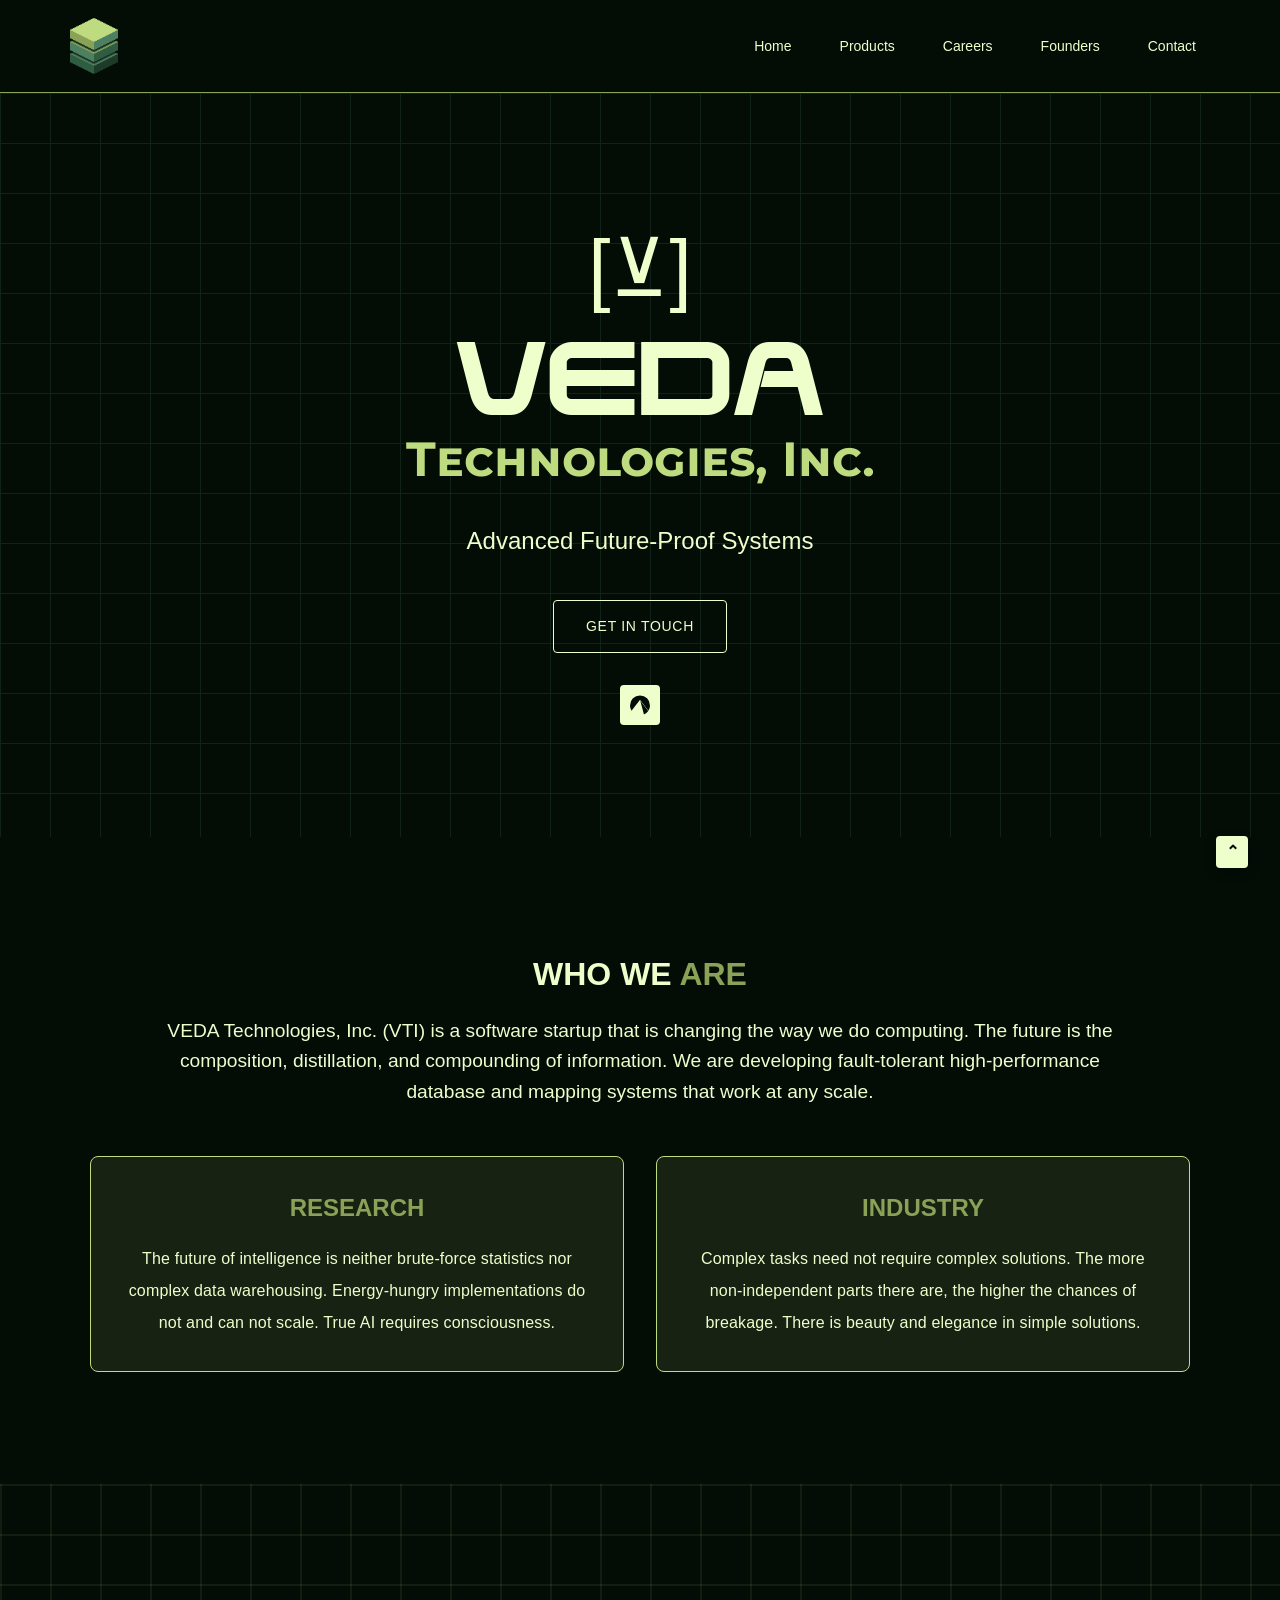
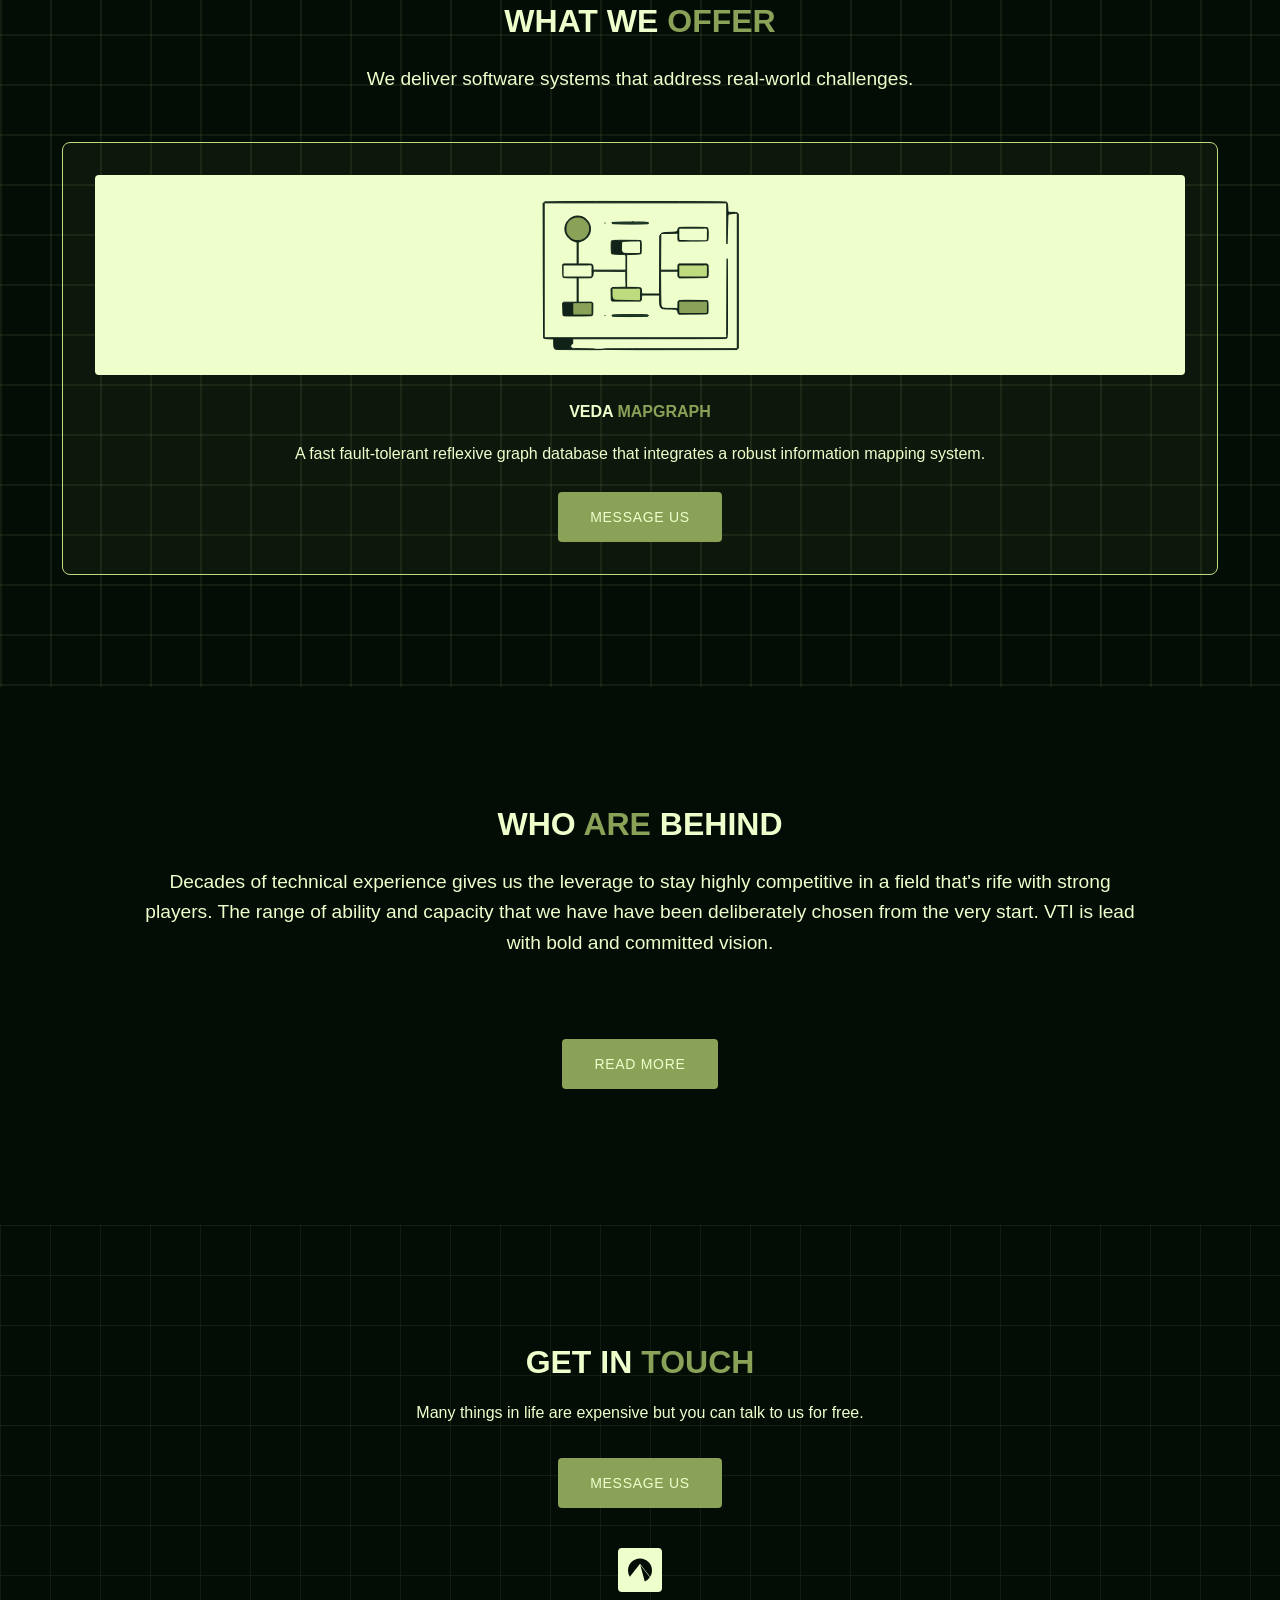
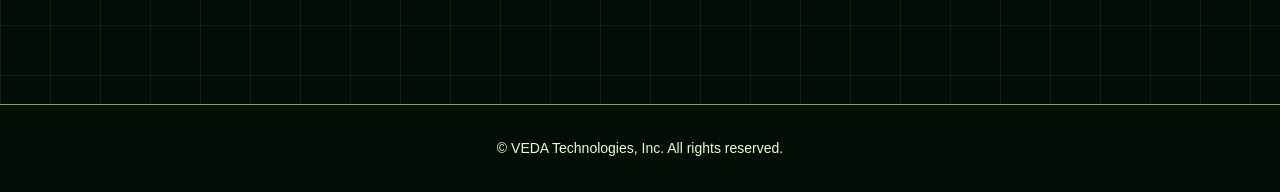
<file: index.html>
<!DOCTYPE html>
<html lang="en">
<head>
    <meta charset="UTF-8">
    <meta name="viewport" content="width=device-width, initial-scale=1.0">
    <title>Redirecting...</title>
    <script>
        // Auto-redirect based on browser language
        const userLang = navigator.language || navigator.userLanguage;
        if (userLang.startsWith('eo')) {
            window.location.href = '/eo/';
        } else {
            window.location.href = '/en/';
        }
    </script>
</head>
<body>
    <div style="text-align: center; padding: 50px;">
        <p>Redirecting...</p>
        <p><a href="/en/">English</a> | <a href="/eo/">Esperanto</a></p>
    </div>
</body>
</html>
</file>
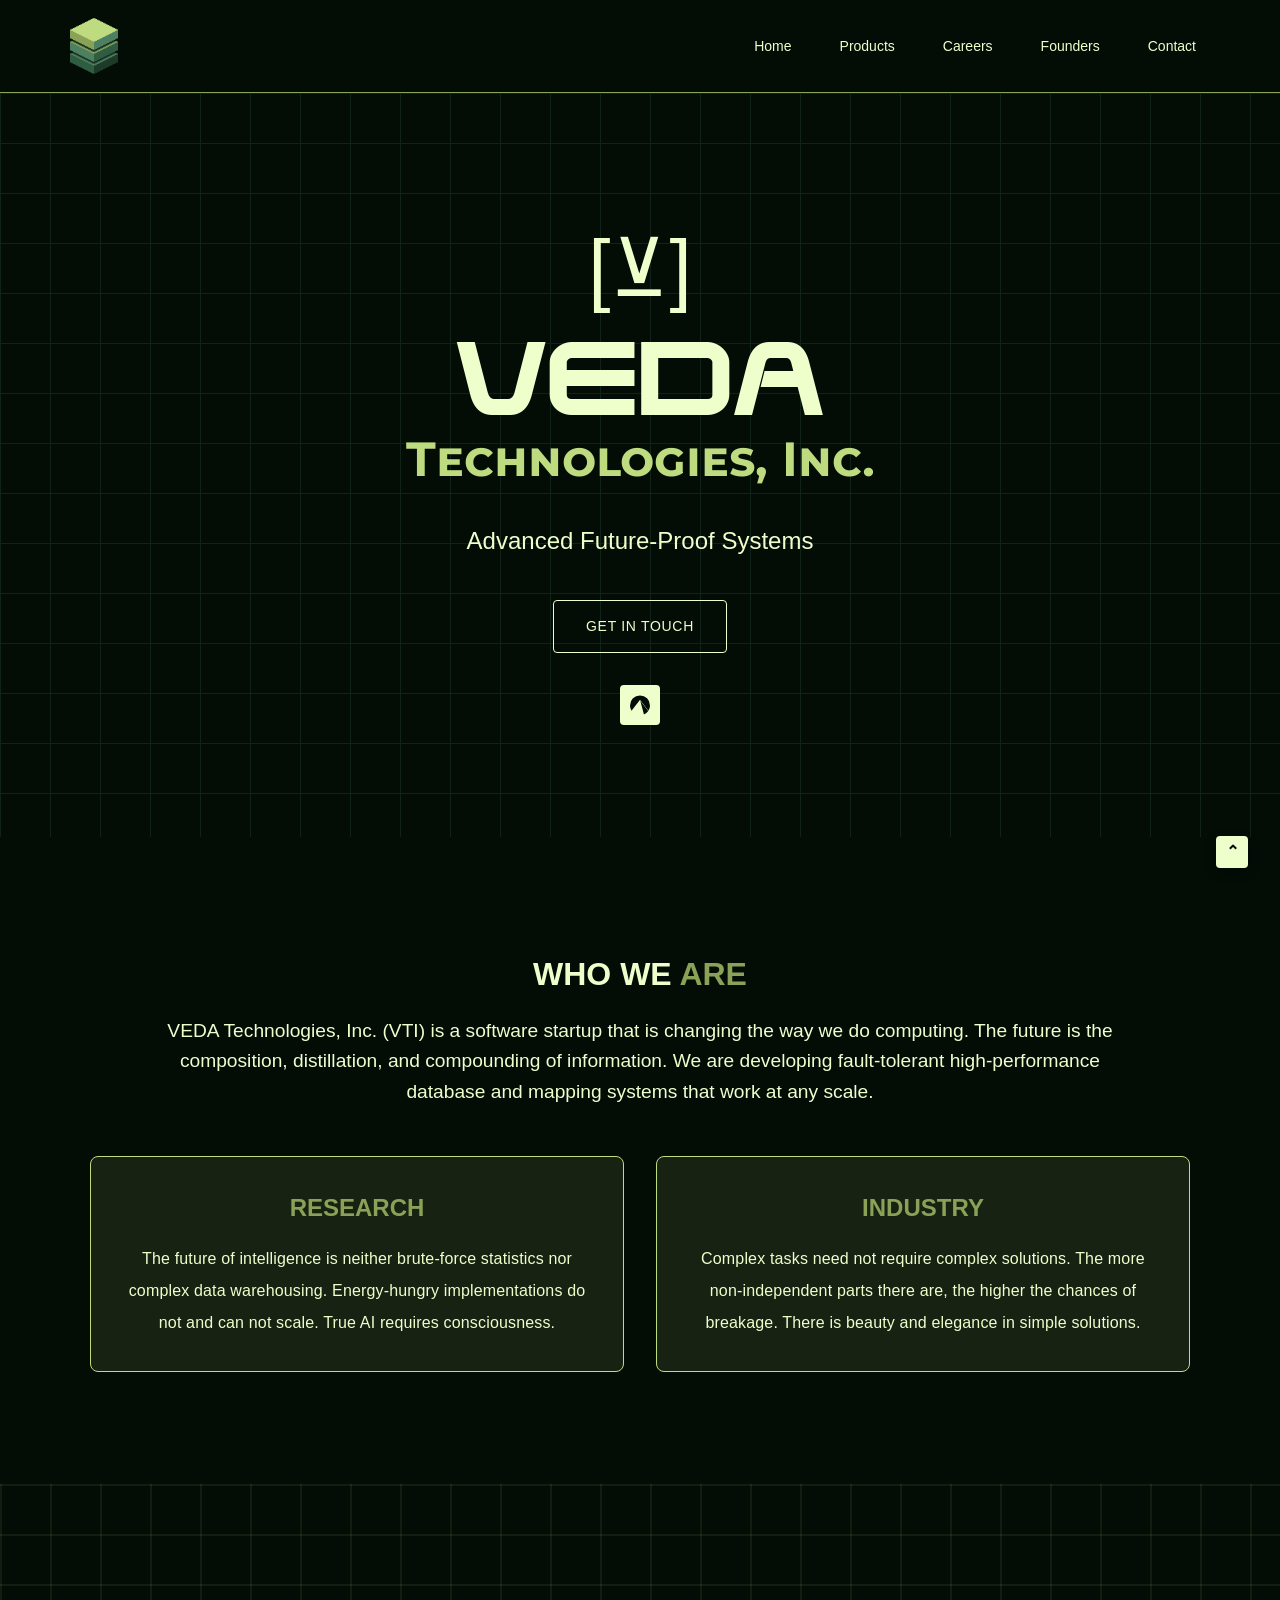
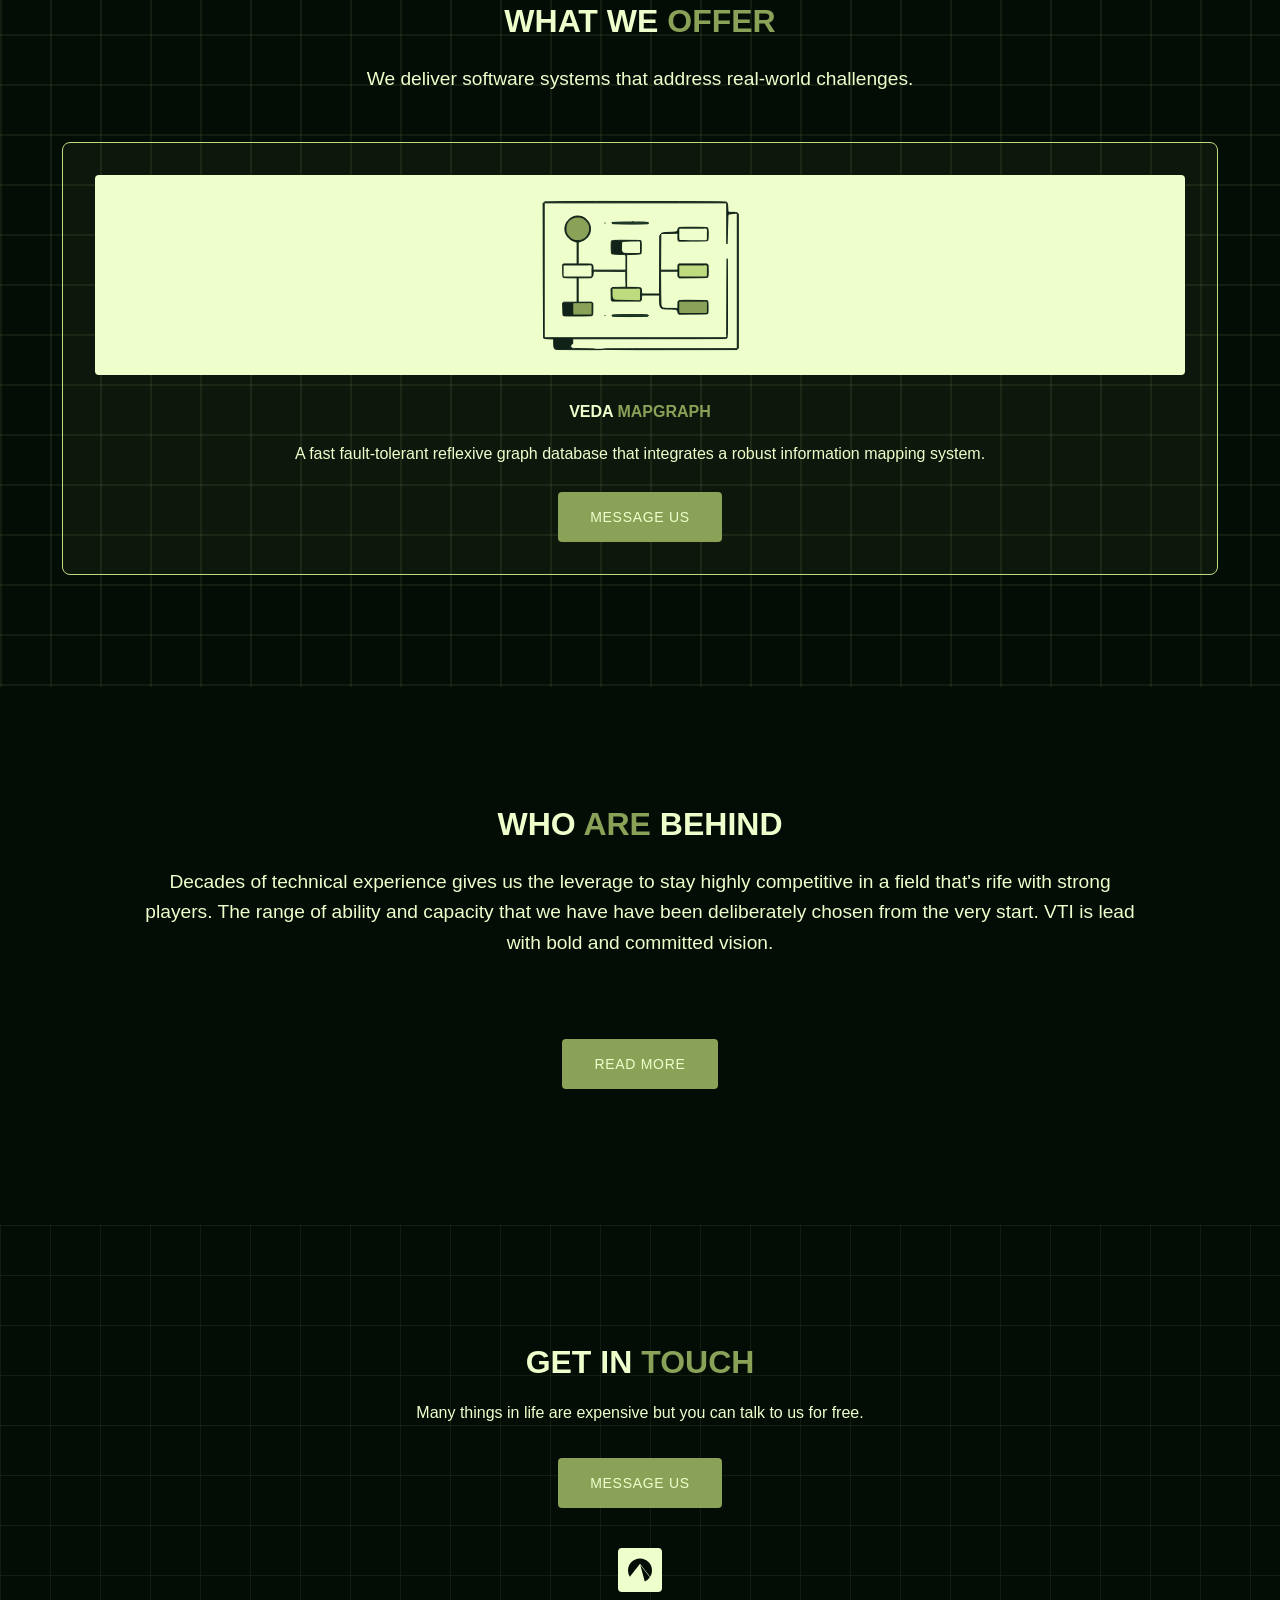
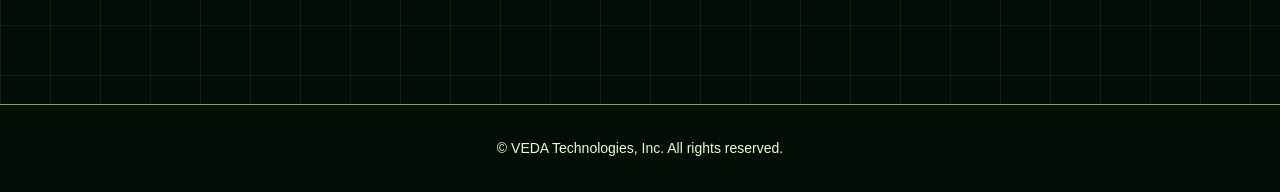
<file: en/index.html>
<!tdoctype html>
<html lang="en">
  <head>
    <meta charset="UTF-8" />
    <meta name="viewport" content="width=device-width, initial-scale=1.0" />
    <title>VEDA Technologies, Inc.</title>
    <meta
      name="description"
      content="VEDA Technologies, Inc. | Advanced Future-Proof Systems"
    />
    <link rel="canonical" href="https://veda-tech.com/" />

    <!-- Open Graph -->
    <!-- Facebook Meta Tags -->
    <meta property="og:url" content="https://veda-tech.com/" />
    <meta property="og:type" content="website" />
    <meta
      property="og:title"
      content="VEDA Technologies, Inc. | Advanced Future-Proof Systems"
    />
    <meta property="og:description" content="Advanced Future-Proof Systems" />
    <meta property="og:image" content="https://veda-tech.com/images/vti.webp" />

    <!-- Twitter Meta Tags -->
    <meta name="twitter:card" content="summary_large_image" />
    <meta property="twitter:domain" content="veda-tech.com" />
    <meta property="twitter:url" content="https://veda-tech.com/" />
    <meta
      name="twitter:title"
      content="VEDA Technologies, Inc. | Advanced Future-Proof Systems"
    />
    <meta name="twitter:description" content="Advanced Future-Proof Systems" />
    <meta
      name="twitter:image"
      content="https://veda-tech.com/images/vti.webp"
    />

    <!-- Favicon -->
    <link rel="icon" type="image/x-icon" href="../images/favicon/favicon.ico" />
    <link
      rel="icon"
      type="image/svg+xml"
      href="../images/favicon/favicon.svg"
    />

    <link rel="stylesheet" href="../css/styles.css" />

    <!-- Font Awesome -->
    <link
      rel="stylesheet"
      href="https://cdnjs.cloudflare.com/ajax/libs/font-awesome/6.5.1/css/all.min.css"
    />
    <link
      href="https://fonts.googleapis.com/css2?family=Montserrat:wght@400;500;700&display=swap"
      rel="stylesheet"
    />

    <script src="../js/main.js" defer></script>
  </head>
  <body>
    <!-- Navigation -->
    <nav class="s-header">
      <div class="nav-container">
        <div class="logo">
          <a href="../en/index.html">
            <img src="../images/logo/vti.webp" alt="VEDA Technologies, Inc." />
          </a>
        </div>

        <div class="s-header__nav">
          <a href="#" class="active">Home</a>
          <a href="#products">Products</a>
          <a href="../en/careers/index.html">Careers</a>
          <a href="../en/founders/index.html">Founders</a>
          <a href="#contact">Contact</a>
        </div>

        <button class="mobile-toggle s-header__menu-toggle">⋮</button>
      </div>
    </nav>

    <!-- Hero Section -->
    <section class="hero" id="home">
      <div class="container">
        <p class="hero-tagline">[⊻]</p>
        <h1>VEDA</h1>
        <h2>Technologies, Inc.</h2>
        <p class="hero-description">Advanced Future-Proof Systems</p>

        <div class="hero-buttons">
          <a href="#contact" class="btn btn-secondary">GET IN TOUCH</a>
        </div>

        <div class="social-links">
          <a
            href="https://codeberg.org/vti/"
            class="social-link"
            target="_blank"
            aria-label="Codeberg"
          >
            <svg
              xmlns="http://www.w3.org/2000/svg"
              width="24"
              height="24"
              viewBox="0 0 24 24"
              fill="currentColor"
            >
              <path
                d="M11.955.49A12 12 0 0 0 0 12.49a12 12 0 0 0 1.832 6.373L11.838 5.928a.187.14 0 0 1 .324 0l10.006 12.935A12 12 0 0 0 24 12.49a12 12 0 0 0-12-12 12 12 0 0 0-.045 0zm.375 6.467 4.416 16.553a12 12 0 0 0 5.137-4.213z"
              />
            </svg>
          </a>
        </div>
      </div>
    </section>

    <!-- WHO WE ARE -->
    <section class="who-we-are" id="who">
      <div class="container">
        <h2 class="section-title">WHO WE <span>ARE</span></h2>
        <p class="section-subtitle">
          VEDA Technologies, Inc. (VTI) is a software startup that is changing
          the way we do computing. The future is the composition, distillation,
          and compounding of information. We are developing fault-tolerant
          high-performance database and mapping systems that work at any scale.
        </p>

        <div class="mission-vision-grid">
          <div class="mission-vision-card">
            <h3><span>RESEARCH</span></h3>
            <p>
              The future of intelligence is neither brute-force statistics nor
              complex data warehousing. Energy-hungry implementations do not and
              can not scale. True AI requires consciousness.
            </p>
          </div>

          <div class="mission-vision-card">
            <h3><span>INDUSTRY</span></h3>
            <p>
              Complex tasks need not require complex solutions. The more
              non-independent parts there are, the higher the chances of
              breakage. There is beauty and elegance in simple solutions.
            </p>
          </div>
        </div>
      </div>
    </section>

    <!-- WHAT WE OFFER -->
    <section class="what-we-do" id="products">
      <div class="container">
        <h2 class="section-title">WHAT WE <span>OFFER</span></h2>
        <p class="section-subtitle">
          We deliver software systems that address real-world challenges.
        </p>

        <div class="services-grid">
          <div class="service-card">
            <img
              src="../images/icons/map.svg"
              alt="veda mapgraph"
              class="service-image"
            />
            <h3>VEDA <span>MAPGRAPH</span></h3>
            <p>
              A fast fault-tolerant reflexive graph database that integrates a
              robust information mapping system.
            </p>
            <br />
            <h4>
              <a href="mailto:hello@veda-tech.com" class="btn btn-primary">
                MESSAGE US
              </a>
            </h4>
          </div>
        </div>
      </div>
    </section>

    <!-- FOUNDERS -->
    <section class="founders" id="founders">
      <div class="container">
        <h2 class="section-title">WHO <span>ARE</span> BEHIND</h2>
        <p class="section-subtitle">
          Decades of technical experience gives us the leverage to stay highly
          competitive in a field that's rife with strong players. The range of
          ability and capacity that we have have been deliberately chosen from
          the very start. VTI is lead with bold and committed vision.
        </p>
        <div class="founders-grid">
          <div class="team-info">
            <a href="../en/founders/index.html" class="btn btn-primary"
              >READ MORE</a
            >
          </div>
        </div>
      </div>
    </section>

    <!-- GET IN TOUCH -->
    <section class="contact-section" id="contact">
      <div class="container">
        <h2 class="section-title">GET IN <span>TOUCH</span></h2>
        <p>
          Many things in life are expensive but you can talk to us for free.
        </p>

        <div class="contact-actions">
          <a href="mailto:hello@veda-tech.com" class="btn btn-primary">
            MESSAGE US
          </a>
        </div>

        <div class="contact-socials">
          <a
            href="https://codeberg.org/vti/"
            class="contact-social"
            target="_blank"
          >
            <svg
              xmlns="http://www.w3.org/2000/svg"
              width="24"
              height="24"
              viewBox="0 0 24 24"
              fill="currentColor"
            >
              <path
                d="M11.955.49A12 12 0 0 0 0 12.49a12 12 0 0 0 1.832 6.373L11.838 5.928a.187.14 0 0 1 .324 0l10.006 12.935A12 12 0 0 0 24 12.49a12 12 0 0 0-12-12 12 12 0 0 0-.045 0zm.375 6.467 4.416 16.553a12 12 0 0 0 5.137-4.213z"
              />
            </svg>
          </a>
        </div>
      </div>
    </section>

    <!-- Footer -->
    <footer class="index-footer">
      <div class="container">
        <p>© VEDA Technologies, Inc. All rights reserved.</p>
      </div>
    </footer>

    <!-- Scroll to Top -->
    <div
      class="scroll-top"
      onclick="window.scrollTo({ top: 0, behavior: 'smooth' })"
    >
      ⌃
    </div>

    <script>
      // Opens lightbox modal for full-size product images, disables body scroll
      function openLightbox(imageSrc) {
        const lightbox = document.getElementById("lightbox");
        const lightboxImg = document.getElementById("lightbox-img");
        lightbox.style.display = "flex";
        lightboxImg.src = imageSrc;
        document.body.style.overflow = "hidden";
      }

      function closeLightbox() {
        const lightbox = document.getElementById("lightbox");
        lightbox.style.display = "none";
        document.body.style.overflow = "auto";
      }
      // Keyboard accessibility: ESC key closes lightbox
      document.addEventListener("keydown", function (event) {
        if (event.key === "Escape") {
          closeLightbox();
        }
      });
      // Accordion behavior: closes all other FAQs when opening one
      function toggleFAQ(questionElement) {
        const faqItem = questionElement.closest(".faq-item");
        const wasActive = faqItem.classList.contains("active");

        document.querySelectorAll(".faq-item").forEach((item) => {
          item.classList.remove("active");
        });

        if (!wasActive) {
          faqItem.classList.add("active");
        }
      }
    </script>
  </body>
</html>
</file>
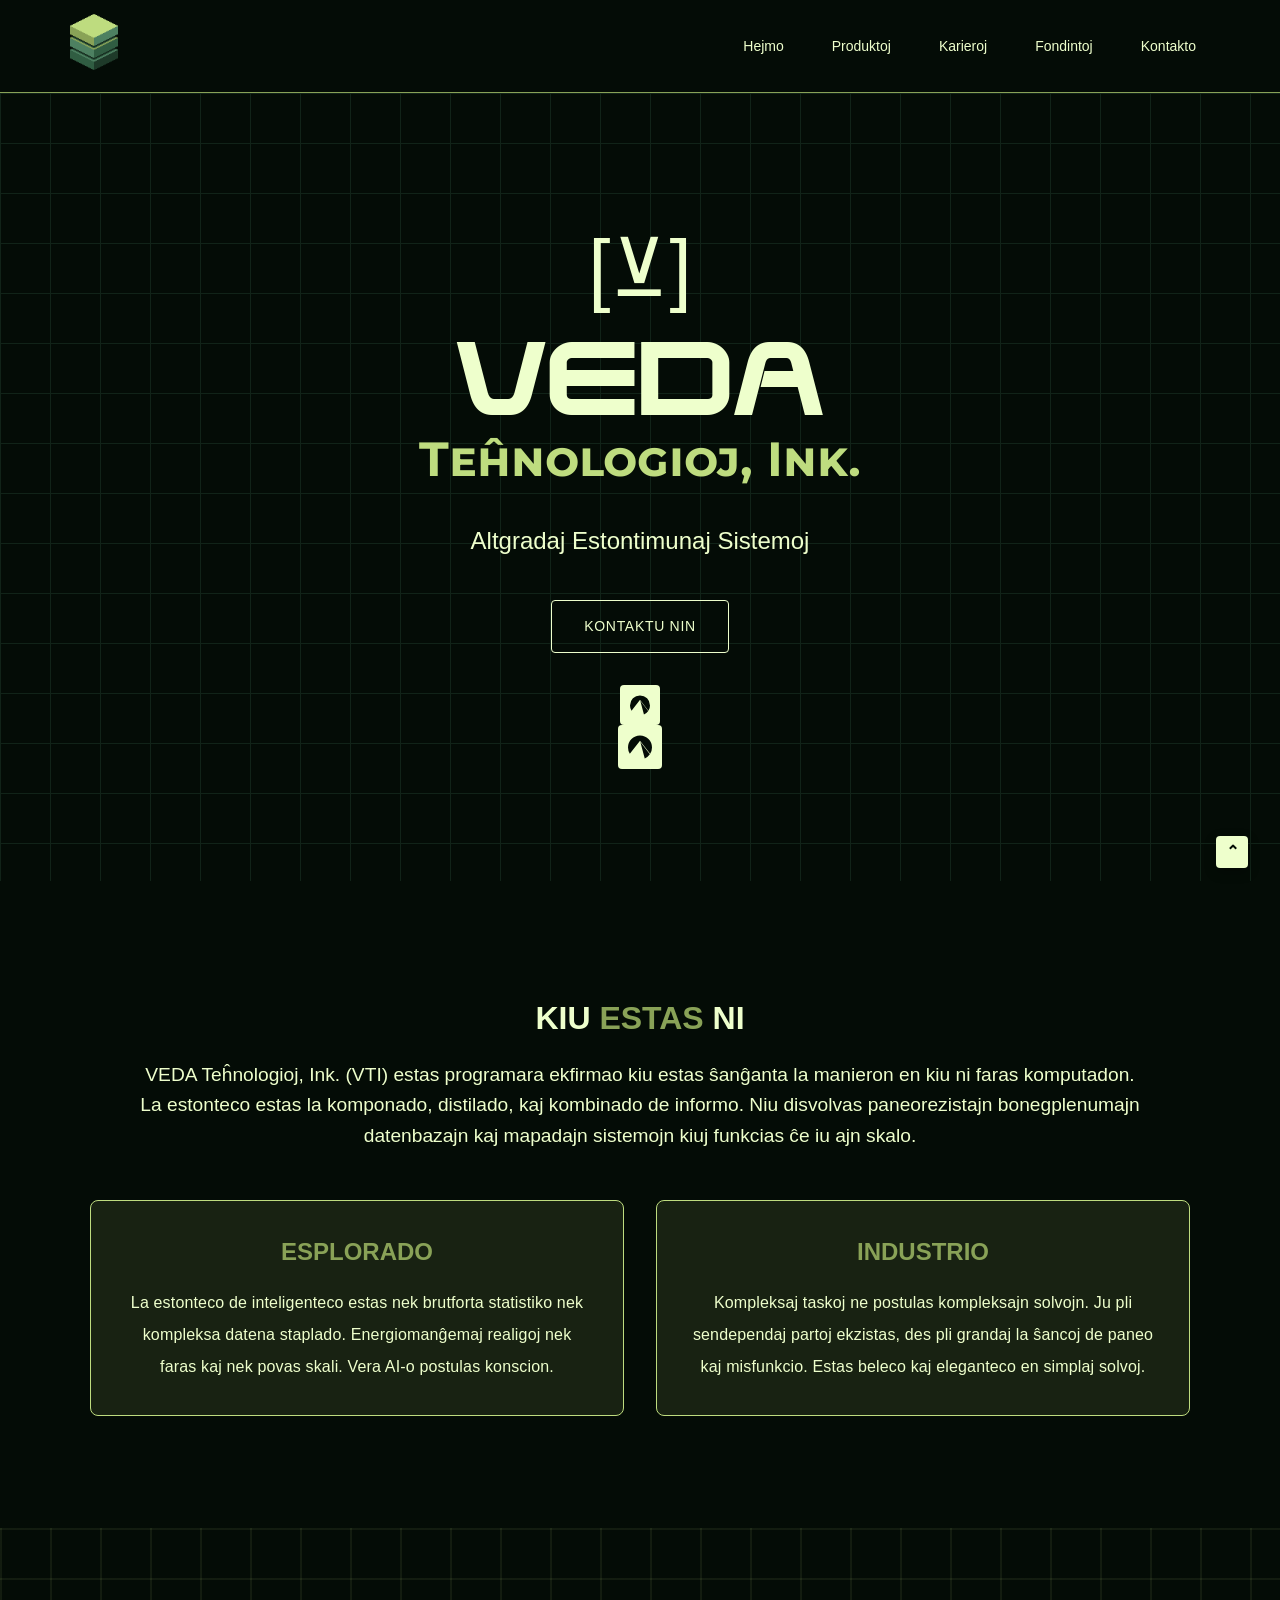
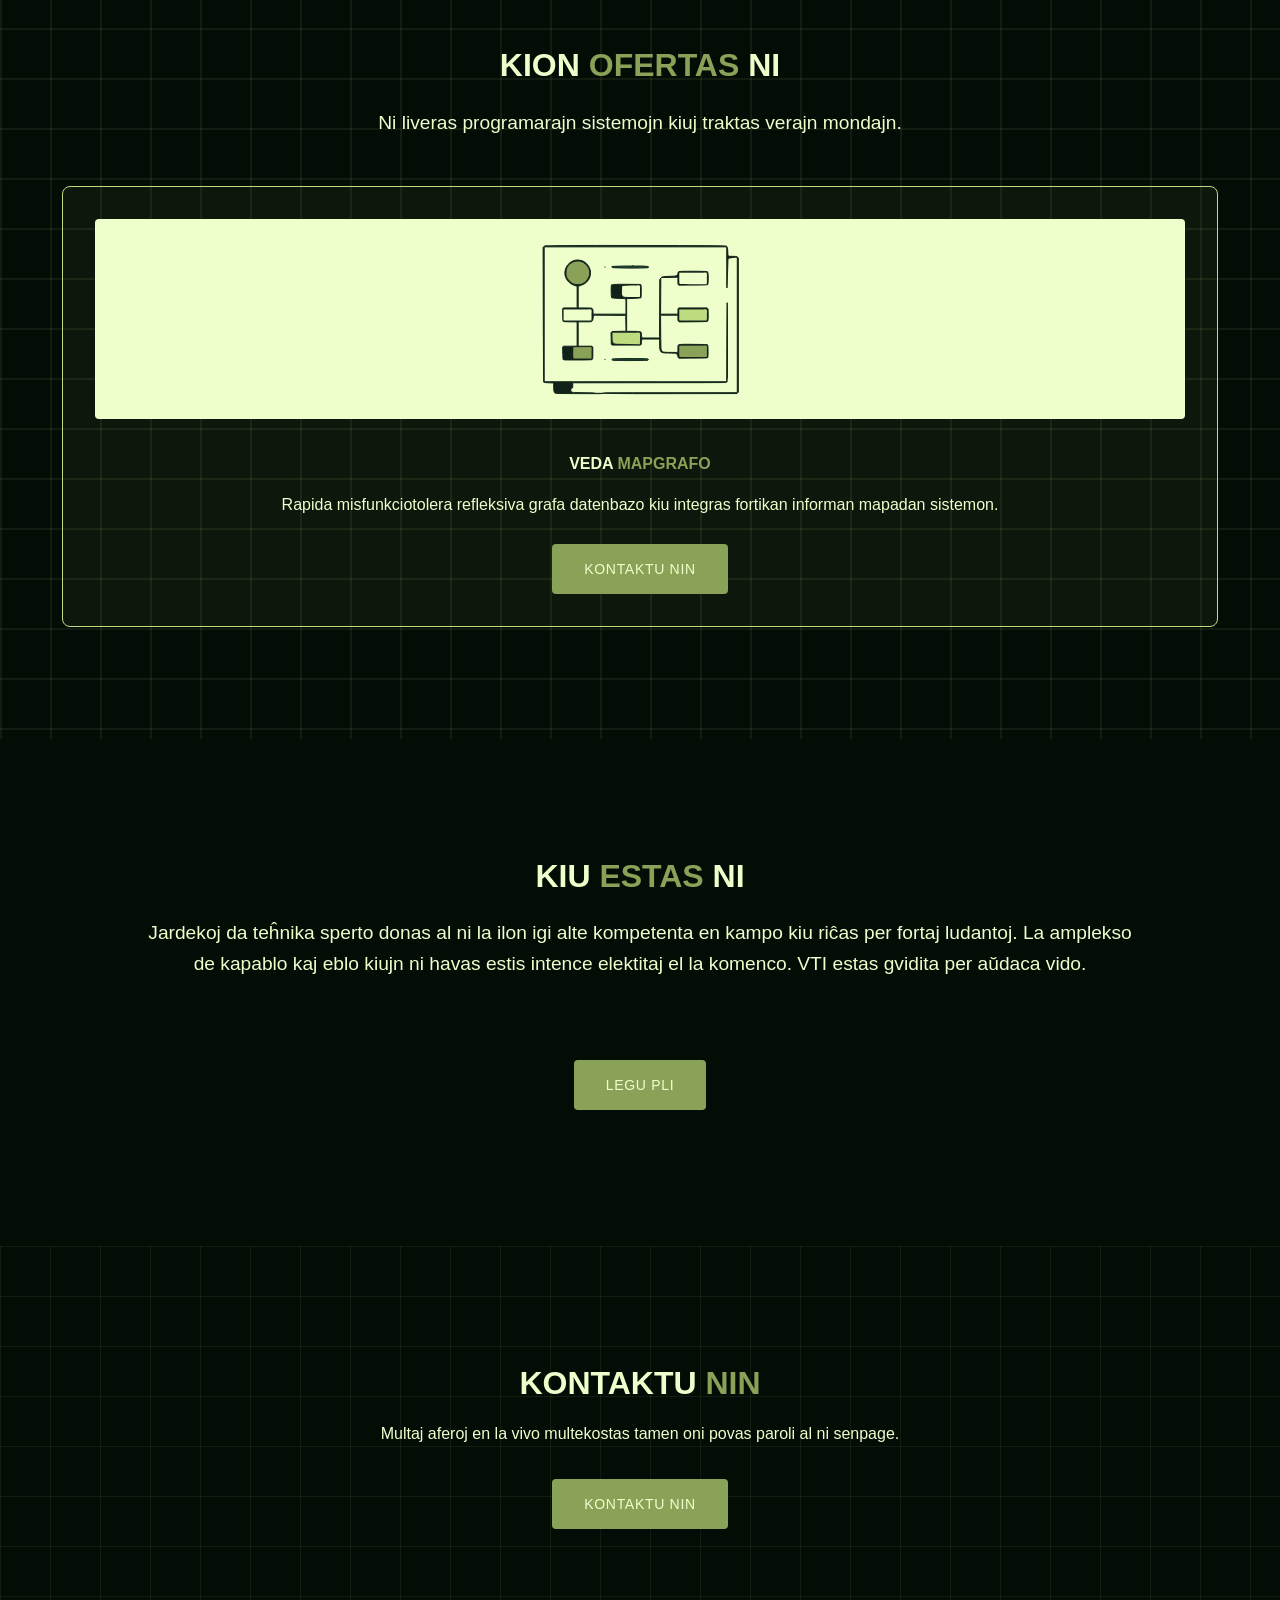
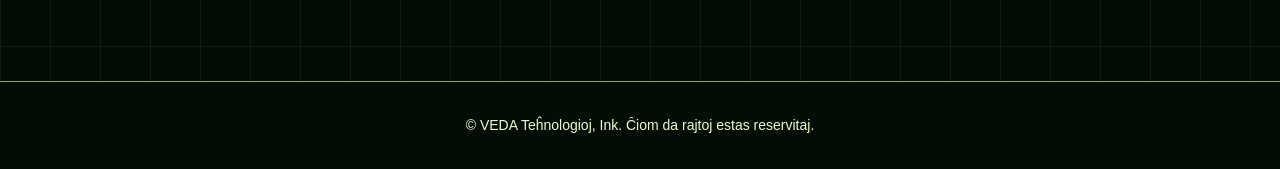
<file: eo/index.html>
<!doctype html>
<html lang="eo">
  <head>
    <meta charset="UTF-8" />
    <meta name="viewport" content="width=device-width, initial-scale=1.0" />
    <title>VEDA Teĥnologioj, Ink.</title>
    <meta
      name="description"
      content="VEDA Teĥnologioj, Ink. | Altgradaj Estontimunaj Sistemoj"
    />
    <link rel="canonical" href="https://veda-tech.com/" />

    <!-- Open Graph -->
    <!-- Facebook Meta Tags -->
    <meta property="og:url" content="https://veda-tech.com/" />
    <meta property="og:type" content="website" />
    <meta
      property="og:title"
      content="VEDA Teĥnologioj, Ink. | Altgradaj Estontimunaj Sistemoj"
    />
    <meta property="og:description" content="Altgradaj Estontimunaj Sistemoj" />
    <meta property="og:image" content="https://veda-tech.com/images/vti.webp" />

    <!-- Twitter Meta Tags -->
    <meta name="twitter:card" content="summary_large_image" />
    <meta property="twitter:domain" content="veda-tech.com" />
    <meta property="twitter:url" content="https://veda-tech.com/" />
    <meta
      name="twitter:title"
      content="VEDA Teĥnologioj, Ink. | Altgradaj Estontimunaj Sistemoj"
    />
    <meta
      name="twitter:description"
      content="Altgradaj Estontimunaj Sistemoj"
    />
    <meta
      name="twitter:image"
      content="https://veda-tech.com/images/vti.webp"
    />

    <!-- Favicon -->
    <link rel="icon" type="image/x-icon" href="../images/favicon/favicon.ico" />
    <link
      rel="icon"
      type="image/svg+xml"
      href="../images/favicon/favicon.svg"
    />

    <link rel="stylesheet" href="../css/styles.css" />

    <!-- Font Awesome -->
    <link
      rel="stylesheet"
      href="https://cdnjs.cloudflare.com/ajax/libs/font-awesome/6.5.1/css/all.min.css"
    />
    <link
      href="https://fonts.googleapis.com/css2?family=Montserrat:wght@400;500;700&display=swap"
      rel="stylesheet"
    />

    <script src="../js/main.js" defer></script>
  </head>
  <body>
    <!-- Navigation -->
    <nav class="s-header">
      <div class="nav-container">
        <div class="logo">
          <a href="../eo/index.html">
            <img src="../images/logo/vti.webp" alt="VEDA Teĥnologioj, Ink." />
          </a>
        </div>

        <div class="s-header__nav">
          <a href="#" class="active">Hejmo</a>
          <a href="#produktoj">Produktoj</a>
          <a href="../eo/karieroj/index.html">Karieroj</a>
          <a href="../eo/fondintoj/index.html">Fondintoj</a>
          <a href="#contact">Kontakto</a>
        </div>

        <button class="mobile-toggle s-header__menu-toggle">⋮</button>
      </div>
    </nav>

    <!-- Hero Section -->
    <section class="hero" id="hejmo">
      <div class="container">
        <p class="hero-tagline">[⊻]</p>
        <h1>VEDA</h1>
        <h2>Teĥnologioj, Ink.</h2>
        <p class="hero-description">Altgradaj Estontimunaj Sistemoj</p>

        <div class="hero-buttons">
          <a href="#contact" class="btn btn-secondary">KONTAKTU NIN</a>
        </div>

        <div class="social-links">
          <a
            href="https://codeberg.org/vti/"
            class="social-link"
            target="_blank"
            aria-label="Codeberg"
          >
            <svg
              xmlns="http://www.w3.org/2000/svg"
              width="24"
              height="24"
              viewBox="0 0 24 24"
              fill="currentColor"
            >
              <path
                d="M11.955.49A12 12 0 0 0 0 12.49a12 12 0 0 0 1.832 6.373L11.838 5.928a.187.14 0 0 1 .324 0l10.006 12.935A12 12 0 0 0 24 12.49a12 12 0 0 0-12-12 12 12 0 0 0-.045 0zm.375 6.467 4.416 16.553a12 12 0 0 0 5.137-4.213z"
              />
            </svg>
          </a>
        </div>

        <div class="contact-socials">
          <a
            href="https://codeberg.org/vti/"
            class="contact-social"
            target="_blank"
          >
            <svg
              xmlns="http://www.w3.org/2000/svg"
              width="24"
              height="24"
              viewBox="0 0 24 24"
              fill="currentColor"
            >
              <path
                d="M11.955.49A12 12 0 0 0 0 12.49a12 12 0 0 0 1.832 6.373L11.838 5.928a.187.14 0 0 1 .324 0l10.006 12.935A12 12 0 0 0 24 12.49a12 12 0 0 0-12-12 12 12 0 0 0-.045 0zm.375 6.467 4.416 16.553a12 12 0 0 0 5.137-4.213z"
              />
            </svg>
          </a>
        </div>
      </div>
    </section>

    <!-- WHO WE ARE -->
    <section class="who-we-are" id="who">
      <div class="container">
        <h2 class="section-title">KIU <span>ESTAS</span> NI</h2>
        <p class="section-subtitle">
          VEDA Teĥnologioj, Ink. (VTI) estas programara ekfirmao kiu estas
          ŝanĝanta la manieron en kiu ni faras komputadon. La estonteco estas la
          komponado, distilado, kaj kombinado de informo. Niu disvolvas
          paneorezistajn bonegplenumajn datenbazajn kaj mapadajn sistemojn kiuj
          funkcias ĉe iu ajn skalo.
        </p>

        <div class="mission-vision-grid">
          <div class="mission-vision-card">
            <h3><span>ESPLORADO</span></h3>
            <p>
              La estonteco de inteligenteco estas nek brutforta statistiko nek
              kompleksa datena staplado. Energiomanĝemaj realigoj nek faras kaj
              nek povas skali. Vera AI-o postulas konscion.
            </p>
          </div>

          <div class="mission-vision-card">
            <h3><span>INDUSTRIO</span></h3>
            <p>
              Kompleksaj taskoj ne postulas kompleksajn solvojn. Ju pli
              sendependaj partoj ekzistas, des pli grandaj la ŝancoj de paneo
              kaj misfunkcio. Estas beleco kaj eleganteco en simplaj solvoj.
            </p>
          </div>
        </div>
      </div>
    </section>

    <!-- WHAT WE DO -->
    <section class="what-we-do" id="produktoj">
      <div class="container">
        <h2 class="section-title">KION <span>OFERTAS</span> NI</h2>
        <p class="section-subtitle">
          Ni liveras programarajn sistemojn kiuj traktas verajn mondajn.
        </p>

        <div class="services-grid">
          <div class="service-card">
            <img
              src="../images/icons/map.svg"
              alt="veda mapgraph"
              class="service-image"
            />
            <h3>VEDA <span>MAPGRAFO</span></h3>
            <p>
              Rapida misfunkciotolera refleksiva grafa datenbazo kiu integras
              fortikan informan mapadan sistemon.
            </p>
            <br />
            <h4>
              <a href="mailto:hello@veda-tech.com" class="btn btn-primary">
                KONTAKTU NIN
              </a>
            </h4>
          </div>
        </div>
      </div>
    </section>

    <!-- FOUNDERS -->
    <section class="founders" id="founders">
      <div class="container">
        <h2 class="section-title">KIU <span>ESTAS</span> NI</h2>
        <p class="section-subtitle">
          Jardekoj da teĥnika sperto donas al ni la ilon igi alte kompetenta en
          kampo kiu riĉas per fortaj ludantoj. La amplekso de kapablo kaj eblo
          kiujn ni havas estis intence elektitaj el la komenco. VTI estas
          gvidita per aŭdaca vido.
        </p>
        <div class="founders-grid">
          <div class="team-info">
            <a href="../eo/fondintoj/index.html" class="btn btn-primary"
              >LEGU PLI</a
            >
          </div>
        </div>
      </div>
    </section>

    <!-- GET IN TOUCH -->
    <section class="contact-section" id="contact">
      <div class="container">
        <h2 class="section-title">KONTAKTU <span>NIN</span></h2>
        <p>
          Multaj aferoj en la vivo multekostas tamen oni povas paroli al ni
          senpage.
        </p>

        <div class="contact-actions">
          <a href="mailto:hello@veda-tech.com" class="btn btn-primary">
            KONTAKTU NIN
          </a>
        </div>
      </div>
    </section>

    <!-- Footer -->
    <footer class="index-footer">
      <div class="container">
        <p>© VEDA Teĥnologioj, Ink. Ĉiom da rajtoj estas reservitaj.</p>
      </div>
    </footer>

    <!-- Scroll to Top -->
    <div
      class="scroll-top"
      onclick="window.scrollTo({ top: 0, behavior: 'smooth' })"
    >
      ⌃
    </div>

    <script>
      // Opens lightbox modal for full-size product images, disables body scroll
      function openLightbox(imageSrc) {
        const lightbox = document.getElementById("lightbox");
        const lightboxImg = document.getElementById("lightbox-img");
        lightbox.style.display = "flex";
        lightboxImg.src = imageSrc;
        document.body.style.overflow = "hidden";
      }

      function closeLightbox() {
        const lightbox = document.getElementById("lightbox");
        lightbox.style.display = "none";
        document.body.style.overflow = "auto";
      }
      // Keyboard accessibility: ESC key closes lightbox
      document.addEventListener("keydown", function (event) {
        if (event.key === "Escape") {
          closeLightbox();
        }
      });
      // Accordion behavior: closes all other FAQs when opening one
      function toggleFAQ(questionElement) {
        const faqItem = questionElement.closest(".faq-item");
        const wasActive = faqItem.classList.contains("active");

        document.querySelectorAll(".faq-item").forEach((item) => {
          item.classList.remove("active");
        });

        if (!wasActive) {
          faqItem.classList.add("active");
        }
      }
    </script>
  </body>
</html>
</file>
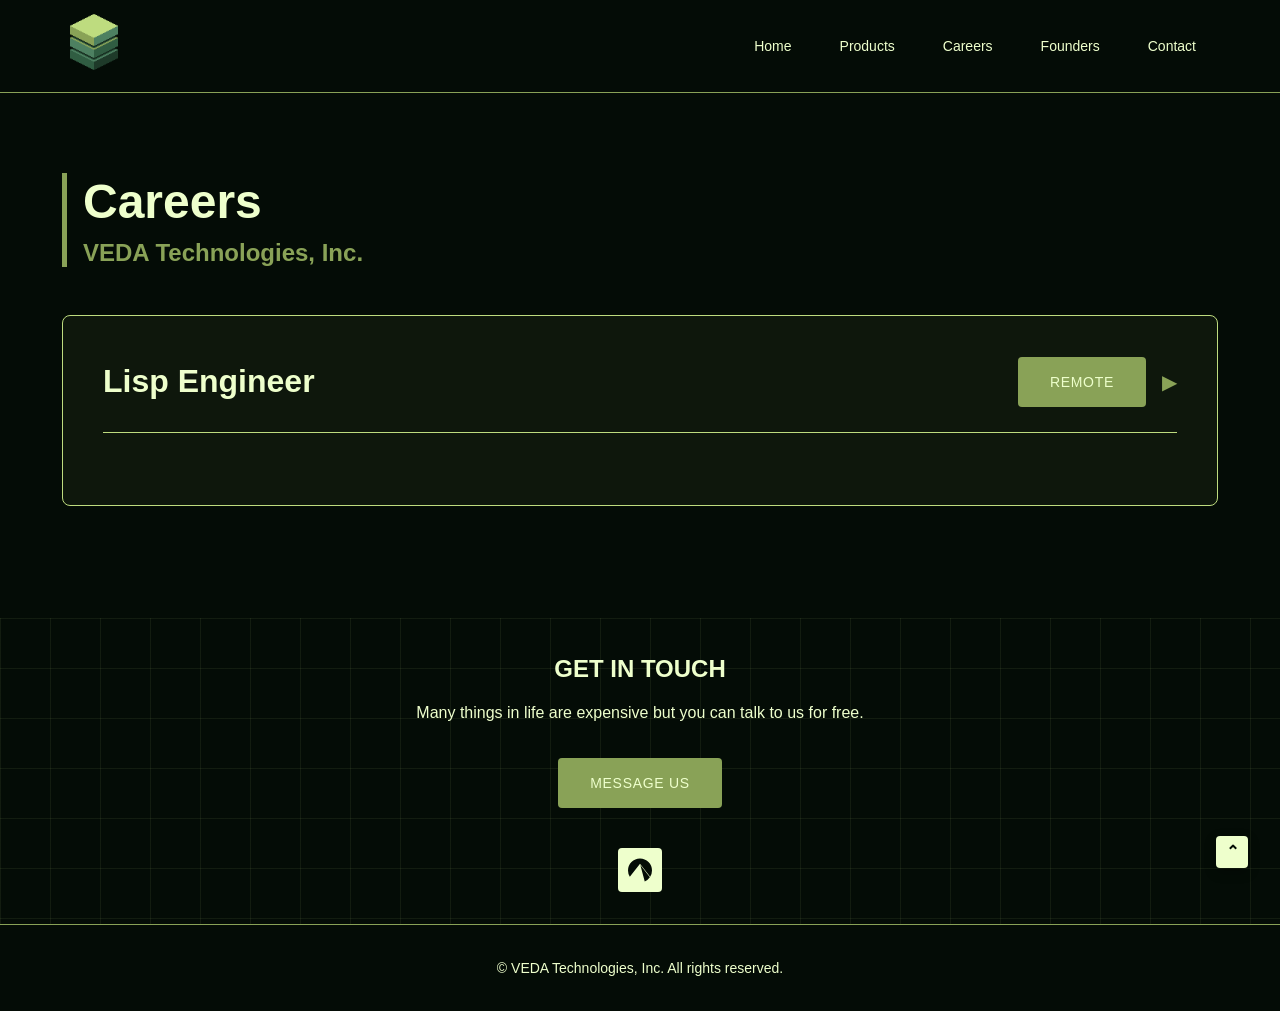
<file: en/careers/index.html>
<!doctype html>
<html lang="en">
  <head>
    <meta charset="UTF-8" />
    <meta name="viewport" content="width=device-width, initial-scale=1.0" />
    <title>VEDA Technologies, Inc.</title>
    <meta
      name="description"
      content="Join VEDA Technologies, Inc. and build the future of software."
    />

    <!-- Favicon -->
    <link
      rel="icon"
      type="image/webp"
      href="../../images/favicon/favicon.ico"
      sizes="96x96"
    />
    <link
      rel="icon"
      type="image/svg+xml"
      href="../../images/favicon/favicon.svg"
    />

    <link rel="stylesheet" href="../../css/styles.css" />

    <!-- Font Awesome -->
    <link
      rel="stylesheet"
      href="https://cdnjs.cloudflare.com/ajax/libs/font-awesome/6.5.1/css/all.min.css"
    />
    <link
      href="https://fonts.googleapis.com/css2?family=Montserrat:wght@400;500;700&display=swap"
      rel="stylesheet"
    />

    <script src="../../js/main.js" defer></script>
  </head>
  <body>
    <!-- Navigation -->
    <nav class="s-header">
      <div class="nav-container">
        <div class="logo">
          <a href="../en/index.html">
            <img
              src="../../images/logo/vti.webp"
              alt="VEDA Technologies, Inc."
            />
          </a>
        </div>

        <div class="s-header__nav">
          <a href="../index.html#home">Home</a>
          <a href="../index.html#products">Products</a>
          <a href="#" class="active">Careers</a>
          <a href="../founders/index.html">Founders</a>
          <a href="#contact">Contact</a>
        </div>
        <button class="mobile-toggle s-header__menu-toggle">⋮</button>
      </div>
    </nav>

    <!-- CAREERS SECTION -->
    <main class="careers-page container">
      <!-- PAGE TITLE -->
      <h1 class="page-title">
        Careers<br />
        <span class="highlight">VEDA Technologies, Inc.</span>
      </h1>

      <!-- JOB OPENING 1: Lisp Engineer -->
      <div class="job-card">
        <div class="job-header" onclick="toggleJobDetails(this)">
          <div class="job-header-content">
            <h2 class="job-title">Lisp Engineer</h2>
            <span class="btn btn-primary">Remote</span>
          </div>
          <span class="toggle-arrow">▼</span>
        </div>

        <div class="job-content">
          <div class="job-section">
            <h3>👷 Minimum Qualifications</h3>
            <ul>
              <li>Proficient with Common Lisp</li>
              <li>Proficient with Postgres and SQLite</li>
              <li>Proficient with macOS and Linux</li>
            </ul>
          </div>

          <div class="job-section">
            <h3>🧙‍♂️ Preferred Qualifications</h3>
            <ul>
              <li>Proficient with C, ASM (AArch64)</li>
              <li>Proficient in networking</li>
              <li>Proficient with Zsh and Bash</li>
              <li>Proficient in graphing and visualization</li>
              <li>Proficient in CI/CD</li>
            </ul>
          </div>

          <div class="job-section">
            <h3>📚 General Qualifications</h3>
            <ul>
              <li>Willing to learn new skills</li>
              <li>Able to work under pressure</li>
              <li>Strong team player</li>
              <li>Independent and resourceful</li>
            </ul>
          </div>

          <div class="job-section job-contact">
            <h3>📧 How to Apply</h3>
            <p>
              Send your CV to
              <a href="mailto:jobs@veda-tech.com">jobs@veda-tech.com</a>
            </p>
          </div>
        </div>
      </div>
    </main>

    <!-- GET IN TOUCH -->
    <section class="contact-section" id="contact">
      <div class="contact-container">
        <h2>GET IN TOUCH</h2>
        <p>
          Many things in life are expensive but you can talk to us for free.
        </p>

        <div class="contact-actions">
          <a href="mailto:hello@veda-tech.com" class="btn btn-primary">
            MESSAGE US
          </a>
        </div>

        <div class="contact-socials">
          <a
            href="https://codeberg.org/vti/"
            class="contact-social"
            target="_blank"
          >
            <svg
              xmlns="http://www.w3.org/2000/svg"
              width="24"
              height="24"
              viewBox="0 0 24 24"
              fill="currentColor"
            >
              <path
                d="M11.955.49A12 12 0 0 0 0 12.49a12 12 0 0 0 1.832 6.373L11.838 5.928a.187.14 0 0 1 .324 0l10.006 12.935A12 12 0 0 0 24 12.49a12 12 0 0 0-12-12 12 12 0 0 0-.045 0zm.375 6.467 4.416 16.553a12 12 0 0 0 5.137-4.213z"
              />
            </svg>
          </a>
        </div>
      </div>
    </section>

    <!-- FOOTER -->
    <footer class="main-footer">
      <div class="footer-content">
        <p>© VEDA Technologies, Inc. All rights reserved.</p>
      </div>
    </footer>

    <!-- Scroll to Top -->
    <div
      class="scroll-top"
      onclick="window.scrollTo({ top: 0, behavior: 'smooth' })"
    >
      ⌃
    </div>

    <script>
      function toggleMenu() {
        const navLinks = document.querySelector(".nav-links");
        navLinks.classList.toggle("active");
      }

      function toggleJobDetails(header) {
        const jobCard = header.parentElement;
        const content = jobCard.querySelector(".job-content");
        const arrow = header.querySelector(".toggle-arrow");

        jobCard.classList.toggle("collapsed");

        if (jobCard.classList.contains("collapsed")) {
          content.style.maxHeight = "0";
          content.style.opacity = "0";
          arrow.textContent = "▶";
        } else {
          content.style.maxHeight = content.scrollHeight + "px";
          content.style.opacity = "1";
          arrow.textContent = "▼";
        }
      }

      // Initialize all job cards as collapsed
      document.addEventListener("DOMContentLoaded", function () {
        const jobCards = document.querySelectorAll(".job-card");
        jobCards.forEach((card) => {
          const content = card.querySelector(".job-content");
          const arrow = card.querySelector(".toggle-arrow");

          card.classList.add("collapsed");
          content.style.maxHeight = "0";
          content.style.opacity = "0";
          arrow.textContent = "▶";
        });
      });
    </script>
  </body>
</html>
</file>
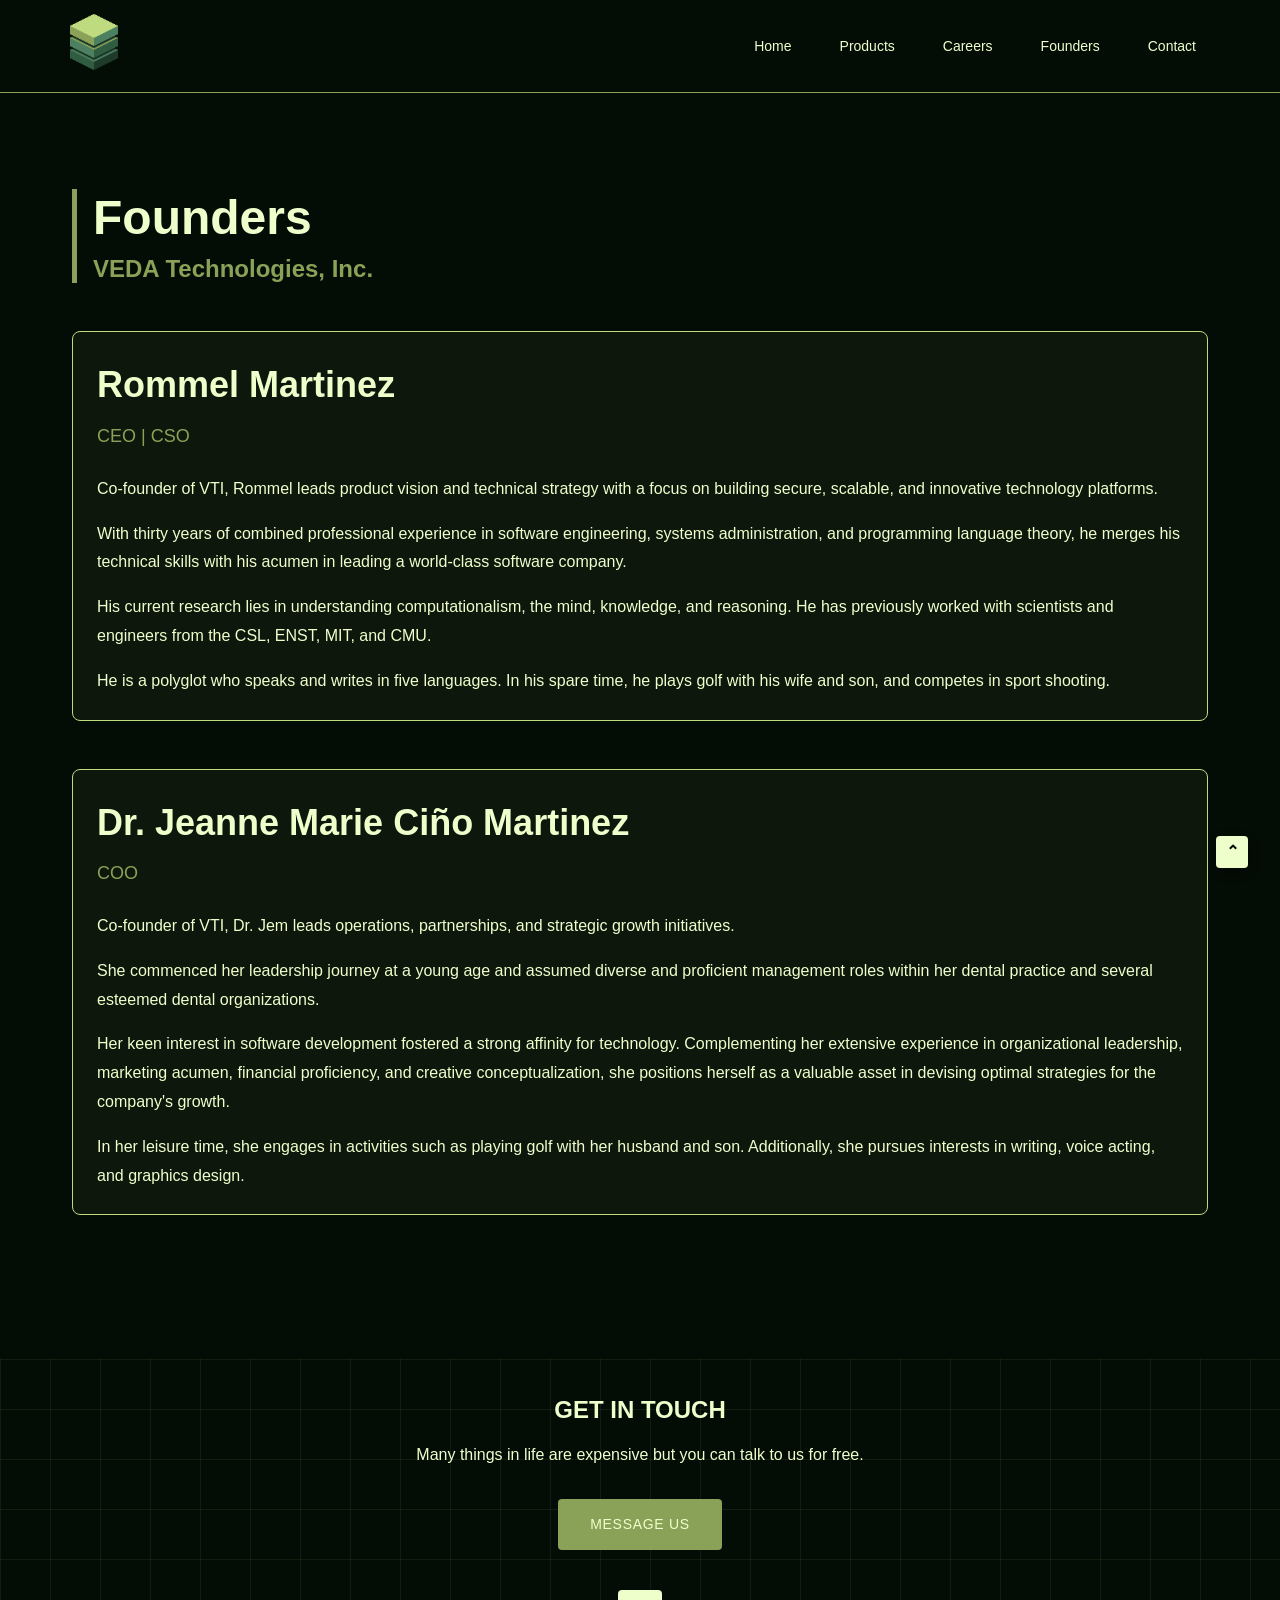
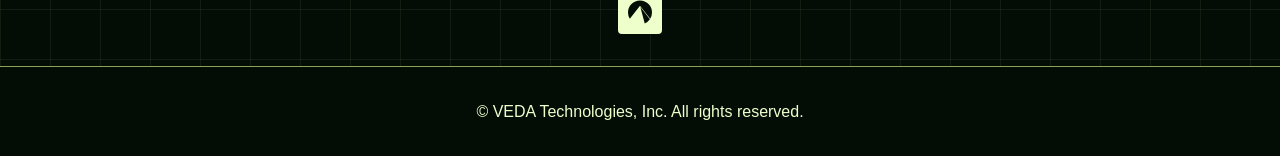
<file: en/founders/index.html>
<!doctype html>
<html lang="en">
  <head>
    <meta charset="UTF-8" />
    <meta name="viewport" content="width=device-width, initial-scale=1.0" />
    <title>VEDA Technologies, Inc.</title>
    <meta
      name="description"
      content="Meet the founders of VEDA Technologies, Inc."
    />

    <!-- Favicon -->
    <link
      rel="icon"
      type="image/webp"
      href="../../images/favicon/favicon.ico"
      sizes="96x96"
    />
    <link
      rel="icon"
      type="image/svg+xml"
      href="../../images/favicon/favicon.svg"
    />

    <link rel="stylesheet" href="../../css/styles.css" />

    <!-- Font Awesome -->
    <link
      rel="stylesheet"
      href="https://cdnjs.cloudflare.com/ajax/libs/font-awesome/6.5.1/css/all.min.css"
    />
    <link
      href="https://fonts.googleapis.com/css2?family=Montserrat:wght@400;500;700&display=swap"
      rel="stylesheet"
    />

    <script src="../../js/main.js" defer></script>
  </head>
  <body>
    <!-- Navigation -->
    <nav class="s-header">
      <div class="nav-container">
        <div class="logo">
          <a href="../en/index.html">
            <img
              src="../../images/logo/vti.webp"
              alt="VEDA Technologies, Inc."
            />
          </a>
        </div>

        <div class="s-header__nav">
          <a href="../index.html#home">Home</a>
          <a href="../index.html#products">Products</a>
          <a href="../careers/index.html">Careers</a>
          <a href="#" class="active">Founders</a>
          <a href="#contact">Contact</a>
        </div>

        <button class="mobile-toggle s-header__menu-toggle">⋮</button>
      </div>
    </nav>

    <!-- FOUNDERS SECTION -->
    <main class="founders-page container">
      <!-- PAGE TITLE -->
      <h1 class="page-title">
        Founders<br />
        <span class="highlight">VEDA Technologies, Inc.</span>
      </h1>

      <!-- ROMMEL -->
      <div class="founder-card">
        <div class="founder-content">
          <h2 class="founder-name">Rommel Martinez</h2>
          <h3>CEO | CSO</h3>
          <p>
            Co-founder of VTI, Rommel leads product vision and technical
            strategy with a focus on building secure, scalable, and innovative
            technology platforms.
          </p>
          <p>
            With thirty years of combined professional experience in software
            engineering, systems administration, and programming language
            theory, he merges his technical skills with his acumen in leading a
            world-class software company.
          </p>
          <p>
            His current research lies in understanding computationalism, the
            mind, knowledge, and reasoning. He has previously worked with
            scientists and engineers from the CSL, ENST, MIT, and CMU.
          </p>
          <p>
            He is a polyglot who speaks and writes in five languages. In his
            spare time, he plays golf with his wife and son, and competes in
            sport shooting.
          </p>
        </div>
      </div>

      <!-- JEANNE -->
      <div class="founder-card">
        <div class="founder-content">
          <h2 class="founder-name">Dr. Jeanne Marie Ciño Martinez</h2>
          <h3>COO</h3>
          <p>
            Co-founder of VTI, Dr. Jem leads operations, partnerships, and
            strategic growth initiatives.
          </p>
          <p>
            She commenced her leadership journey at a young age and assumed
            diverse and proficient management roles within her dental practice
            and several esteemed dental organizations.
          </p>
          <p>
            Her keen interest in software development fostered a strong affinity
            for technology. Complementing her extensive experience in
            organizational leadership, marketing acumen, financial proficiency,
            and creative conceptualization, she positions herself as a valuable
            asset in devising optimal strategies for the company's growth.
          </p>
          <p>
            In her leisure time, she engages in activities such as playing golf
            with her husband and son. Additionally, she pursues interests in
            writing, voice acting, and graphics design.
          </p>
        </div>
      </div>
    </main>

    <!-- GET IN TOUCH -->
    <section class="contact-section" id="contact">
      <div class="contact-container">
        <h2>GET IN TOUCH</h2>
        <p>
          Many things in life are expensive but you can talk to us for free.
        </p>

        <div class="contact-actions">
          <a href="mailto:hello@veda-tech.com" class="btn btn-primary">
            MESSAGE US
          </a>
        </div>

        <div class="contact-socials">
          <a
            href="https://codeberg.org/vti/"
            class="contact-social"
            target="_blank"
          >
            <svg
              xmlns="http://www.w3.org/2000/svg"
              width="24"
              height="24"
              viewBox="0 0 24 24"
              fill="currentColor"
            >
              <path
                d="M11.955.49A12 12 0 0 0 0 12.49a12 12 0 0 0 1.832 6.373L11.838 5.928a.187.14 0 0 1 .324 0l10.006 12.935A12 12 0 0 0 24 12.49a12 12 0 0 0-12-12 12 12 0 0 0-.045 0zm.375 6.467 4.416 16.553a12 12 0 0 0 5.137-4.213z"
              />
            </svg>
          </a>
        </div>
      </div>
    </section>

    <!-- FOOTER -->
    <footer class="main-footer">
      <p>© VEDA Technologies, Inc. All rights reserved.</p>
    </footer>

    <!-- Scroll to Top -->
    <div
      class="scroll-top"
      onclick="window.scrollTo({ top: 0, behavior: 'smooth' })"
    >
      ⌃
    </div>

    <!-- MOBILE MENU TOGGLE -->
    <script>
      function toggleMenu() {
        const navLinks = document.querySelector(".nav-links");
        navLinks.classList.toggle("active");
      }
    </script>
  </body>
</html>
</file>
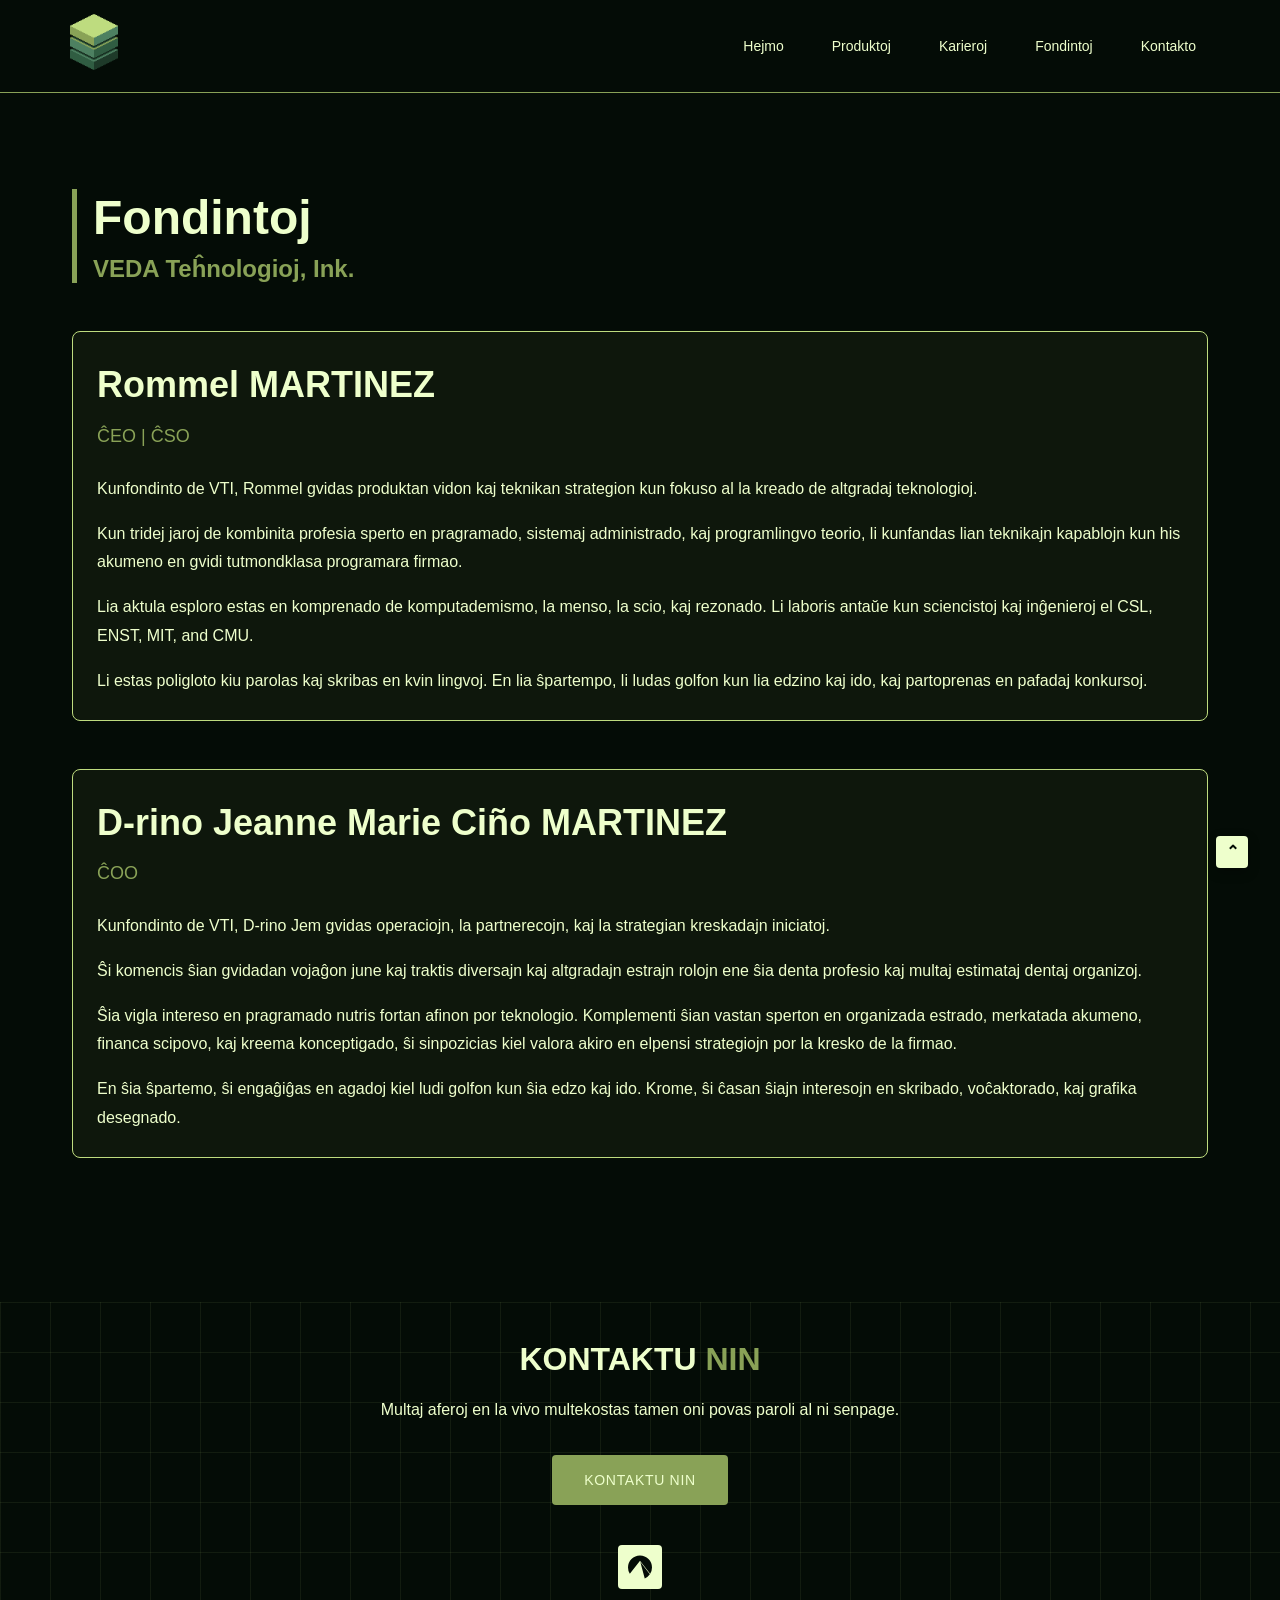
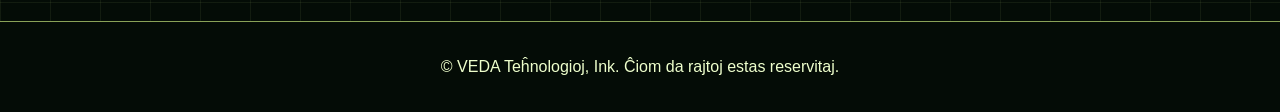
<file: eo/fondintoj/index.html>
<!doctype html>
<html lang="eo">
  <head>
    <meta charset="UTF-8" />
    <meta name="viewport" content="width=device-width, initial-scale=1.0" />
    <title>VEDA Teĥnologioj, Ink.</title>
    <meta
      name="description"
      content="Renkontu la fondintojn de VEDA Teĥnologioj, Ink."
    />

    <!-- Favicon -->
    <link
      rel="icon"
      type="image/webp"
      href="../../images/favicon/favicon.ico"
      sizes="96x96"
    />
    <link
      rel="icon"
      type="image/svg+xml"
      href="../../images/favicon/favicon.svg"
    />

    <link rel="stylesheet" href="../../css/styles.css" />

    <!-- Font Awesome -->
    <link
      rel="stylesheet"
      href="https://cdnjs.cloudflare.com/ajax/libs/font-awesome/6.5.1/css/all.min.css"
    />
    <link
      href="https://fonts.googleapis.com/css2?family=Montserrat:wght@400;500;700&display=swap"
      rel="stylesheet"
    />

    <script src="../../js/main.js" defer></script>
  </head>
  <body>
    <!-- Navigation -->
    <nav class="s-header">
      <div class="nav-container">
        <div class="logo">
          <a href="../en/index.html">
            <img
              src="../../images/logo/vti.webp"
              alt="VEDA Technologies, Inc."
            />
          </a>
        </div>

        <div class="s-header__nav">
          <a href="../index.html#home">Hejmo</a>
          <a href="../index.html#produktoj">Produktoj</a>
          <a href="../karieroj/index.html">Karieroj</a>
          <a href="#" class="active">Fondintoj</a>
          <a href="#contact">Kontakto</a>
        </div>
        <button class="mobile-toggle s-header__menu-toggle">⋮</button>
      </div>
    </nav>

    <!-- FOUNDERS SECTION -->
    <main class="founders-page container">
      <!-- PAGE TITLE -->
      <h1 class="page-title">
        Fondintoj<br />
        <span class="highlight">VEDA Teĥnologioj, Ink.</span>
      </h1>

      <!-- ROMMEL -->
      <div class="founder-card">
        <div class="founder-content">
          <h2 class="founder-name">Rommel MARTINEZ</h2>
          <h3>ĈEO | ĈSO</h3>
          <p>
            Kunfondinto de VTI, Rommel gvidas produktan vidon kaj teknikan
            strategion kun fokuso al la kreado de altgradaj teknologioj.
          </p>
          <p>
            Kun tridej jaroj de kombinita profesia sperto en pragramado,
            sistemaj administrado, kaj programlingvo teorio, li kunfandas lian
            teknikajn kapablojn kun his akumeno en gvidi tutmondklasa programara
            firmao.
          </p>
          <p>
            Lia aktula esploro estas en komprenado de komputademismo, la menso,
            la scio, kaj rezonado. Li laboris antaŭe kun sciencistoj kaj
            inĝenieroj el CSL, ENST, MIT, and CMU.
          </p>
          <p>
            Li estas poligloto kiu parolas kaj skribas en kvin lingvoj. En lia
            ŝpartempo, li ludas golfon kun lia edzino kaj ido, kaj partoprenas
            en pafadaj konkursoj.
          </p>
        </div>
      </div>

      <!-- JEANNE -->
      <div class="founder-card">
        <div class="founder-content">
          <h2 class="founder-name">D-rino Jeanne Marie Ciño MARTINEZ</h2>
          <h3>ĈOO</h3>
          <p>
            Kunfondinto de VTI, D-rino Jem gvidas operaciojn, la partnerecojn,
            kaj la strategian kreskadajn iniciatoj.
          </p>
          <p>
            Ŝi komencis ŝian gvidadan vojaĝon june kaj traktis diversajn kaj
            altgradajn estrajn rolojn ene ŝia denta profesio kaj multaj
            estimataj dentaj organizoj.
          </p>
          <p>
            Ŝia vigla intereso en pragramado nutris fortan afinon por
            teknologio. Komplementi ŝian vastan sperton en organizada estrado,
            merkatada akumeno, financa scipovo, kaj kreema konceptigado, ŝi
            sinpozicias kiel valora akiro en elpensi strategiojn por la kresko
            de la firmao.
          </p>
          <p>
            En ŝia ŝpartemo, ŝi engaĝiĝas en agadoj kiel ludi golfon kun ŝia
            edzo kaj ido. Krome, ŝi ĉasan ŝiajn interesojn en skribado,
            voĉaktorado, kaj grafika desegnado.
          </p>
        </div>
      </div>
    </main>

    <!-- GET IN TOUCH -->
    <section class="contact-section" id="contact">
      <div class="contact-container">
        <h2 class="section-title">KONTAKTU <span>NIN</span></h2>
        <p>
          Multaj aferoj en la vivo multekostas tamen oni povas paroli al ni
          senpage.
        </p>

        <div class="contact-actions">
          <a href="mailto:saluton@veda-tech.com" class="btn btn-primary">
            KONTAKTU NIN
          </a>
        </div>

        <div class="contact-socials">
          <a
            href="https://codeberg.org/vti/"
            class="contact-social"
            target="_blank"
          >
            <svg
              xmlns="http://www.w3.org/2000/svg"
              width="24"
              height="24"
              viewBox="0 0 24 24"
              fill="currentColor"
            >
              <path
                d="M11.955.49A12 12 0 0 0 0 12.49a12 12 0 0 0 1.832 6.373L11.838 5.928a.187.14 0 0 1 .324 0l10.006 12.935A12 12 0 0 0 24 12.49a12 12 0 0 0-12-12 12 12 0 0 0-.045 0zm.375 6.467 4.416 16.553a12 12 0 0 0 5.137-4.213z"
              />
            </svg>
          </a>
        </div>
      </div>
    </section>

    <!-- FOOTER -->
    <footer class="main-footer">
      <p>© VEDA Teĥnologioj, Ink. Ĉiom da rajtoj estas reservitaj.</p>
    </footer>

    <!-- Scroll to Top -->
    <div
      class="scroll-top"
      onclick="window.scrollTo({ top: 0, behavior: 'smooth' })"
    >
      ⌃
    </div>

    <!-- MOBILE MENU TOGGLE -->
    <script>
      function toggleMenu() {
        const navLinks = document.querySelector(".nav-links");
        navLinks.classList.toggle("active");
      }
    </script>
  </body>
</html>
</file>
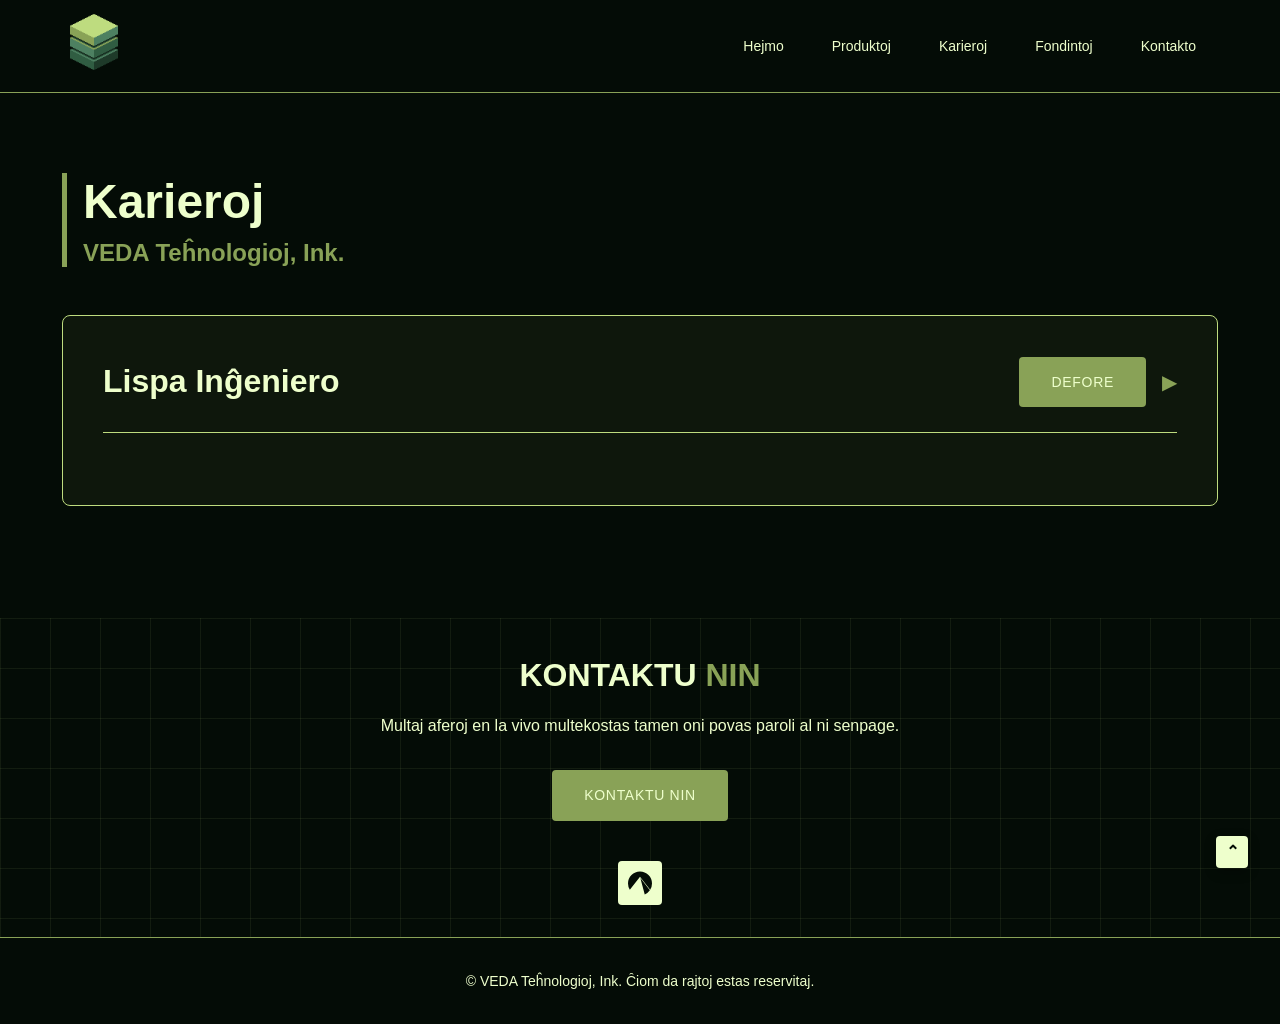
<file: eo/karieroj/index.html>
<!doctype html>
<html lang="eo">
  <head>
    <meta charset="UTF-8" />
    <meta name="viewport" content="width=device-width, initial-scale=1.0" />
    <title>VEDA Teĥnologioj, Ink.</title>
    <meta
      name="description"
      content="Aliĝu VEDA Teĥnologioj, Ink. kaj kreu la estontecon de programaro."
    />

    <!-- Favicon -->
    <link
      rel="icon"
      type="image/webp"
      href="../../images/favicon/favicon.ico"
      sizes="96x96"
    />
    <link
      rel="icon"
      type="image/svg+xml"
      href="../../images/favicon/favicon.svg"
    />

    <link rel="stylesheet" href="../../css/styles.css" />

    <!-- Font Awesome -->
    <link
      rel="stylesheet"
      href="https://cdnjs.cloudflare.com/ajax/libs/font-awesome/6.5.1/css/all.min.css"
    />
    <link
      href="https://fonts.googleapis.com/css2?family=Montserrat:wght@400;500;700&display=swap"
      rel="stylesheet"
    />

    <script src="../../js/main.js" defer></script>
  </head>
  <body>
    <!-- Navigation -->
    <nav class="s-header">
      <div class="nav-container">
        <div class="logo">
          <a href="../en/index.html">
            <img
              src="../../images/logo/vti.webp"
              alt="VEDA Technologies, Inc."
            />
          </a>
        </div>

        <div class="s-header__nav">
          <a href="../index.html#home">Hejmo</a>
          <a href="../index.html#produktoj">Produktoj</a>
          <a href="#" class="active">Karieroj</a>
          <a href="../fondintoj/index.html">Fondintoj</a>
          <a href="#contact">Kontakto</a>
        </div>
        <button class="mobile-toggle s-header__menu-toggle">⋮</button>
      </div>
    </nav>

    <!-- CAREERS SECTION -->
    <main class="careers-page container">
      <!-- PAGE TITLE -->
      <h1 class="page-title">
        Karieroj<br />
        <span class="highlight">VEDA Teĥnologioj, Ink.</span>
      </h1>

      <!-- JOB OPENING 1: Lisp Engineer -->
      <div class="job-card">
        <div class="job-header" onclick="toggleJobDetails(this)">
          <div class="job-header-content">
            <h2 class="job-title">Lispa Inĝeniero</h2>
            <span class="btn btn-primary">Defore</span>
          </div>
          <span class="toggle-arrow">▼</span>
        </div>

        <div class="job-content">
          <div class="job-section">
            <h3>👷‍ Minimumaj Kvalifikoj</h3>
            <ul>
              <li>Kompetenta per Komuna Lispo</li>
              <li>Kompetenta per Postgres kaj SQLite</li>
              <li>Kompetenta per Makintoŝo kaj Linukso</li>
            </ul>
          </div>

          <div class="job-section">
            <h3>🧙‍♂️ Preferataj Kvalifikoj</h3>
            <ul>
              <li>Kompetenta per C, Asembla (AArch64)</li>
              <li>Kompetenta en retkonektado</li>
              <li>Kompetenta per Ziŝo kaj Baŝo</li>
              <li>Kompetenta en grafado kaj bildigado</li>
              <li>Kompetenta en CI/CD</li>
            </ul>
          </div>

          <div class="job-section">
            <h3>📚 Komunaj Kvalifikoj</h3>
            <ul>
              <li>Memvolas lerni novaj kapablojn</li>
              <li>Eblas labori kun premo</li>
              <li>Forta kunteamludanto</li>
              <li>Sendependa kaj eltrovema</li>
            </ul>
          </div>

          <div class="job-section job-contact">
            <h3>📧 Kiel kandidatiĝi</h3>
            <p>
              Sendu vian vivprotokolon al
              <a href="mailto:postenoj@veda-tech.com">postenoj@veda-tech.com</a>
            </p>
          </div>
        </div>
      </div>
    </main>

    <!-- GET IN TOUCH -->
    <section class="contact-section" id="contact">
      <div class="contact-container">
        <h2 class="section-title">KONTAKTU <span>NIN</span></h2>
        <p>
          Multaj aferoj en la vivo multekostas tamen oni povas paroli al ni
          senpage.
        </p>

        <div class="contact-actions">
          <a href="mailto:saluton@veda-tech.com" class="btn btn-primary">
            KONTAKTU NIN
          </a>
        </div>

        <div class="contact-socials">
          <a
            href="https://codeberg.org/vti/"
            class="contact-social"
            target="_blank"
          >
            <svg
              xmlns="http://www.w3.org/2000/svg"
              width="24"
              height="24"
              viewBox="0 0 24 24"
              fill="currentColor"
            >
              <path
                d="M11.955.49A12 12 0 0 0 0 12.49a12 12 0 0 0 1.832 6.373L11.838 5.928a.187.14 0 0 1 .324 0l10.006 12.935A12 12 0 0 0 24 12.49a12 12 0 0 0-12-12 12 12 0 0 0-.045 0zm.375 6.467 4.416 16.553a12 12 0 0 0 5.137-4.213z"
              />
            </svg>
          </a>
        </div>
      </div>
    </section>

    <!-- FOOTER -->
    <footer class="main-footer">
      <div class="footer-content">
        <p>© VEDA Teĥnologioj, Ink. Ĉiom da rajtoj estas reservitaj.</p>
      </div>
    </footer>

    <!-- Scroll to Top -->
    <div
      class="scroll-top"
      onclick="window.scrollTo({ top: 0, behavior: 'smooth' })"
    >
      ⌃
    </div>

    <script>
      function toggleMenu() {
        const navLinks = document.querySelector(".nav-links");
        navLinks.classList.toggle("active");
      }

      function toggleJobDetails(header) {
        const jobCard = header.parentElement;
        const content = jobCard.querySelector(".job-content");
        const arrow = header.querySelector(".toggle-arrow");

        jobCard.classList.toggle("collapsed");

        if (jobCard.classList.contains("collapsed")) {
          content.style.maxHeight = "0";
          content.style.opacity = "0";
          arrow.textContent = "▶";
        } else {
          content.style.maxHeight = content.scrollHeight + "px";
          content.style.opacity = "1";
          arrow.textContent = "▼";
        }
      }

      // Initialize all job cards as collapsed
      document.addEventListener("DOMContentLoaded", function () {
        const jobCards = document.querySelectorAll(".job-card");
        jobCards.forEach((card) => {
          const content = card.querySelector(".job-content");
          const arrow = card.querySelector(".toggle-arrow");

          card.classList.add("collapsed");
          content.style.maxHeight = "0";
          content.style.opacity = "0";
          arrow.textContent = "▶";
        });
      });
    </script>
  </body>
</html>
</file>
<file: css/styles.css>
@font-face {
    font-family: "Saved By Zero";
    src:
        url("../fonts/saved-by-zero-webfont.woff2") format("woff2"),
        url("../fonts/saved-by-zero-webfont.woff") format("woff"),
        url("../fonts/saved-by-zero.ttf") format("truetype");
    font-weight: normal;
    font-style: normal;
}

@font-face {
    font-family: "Montserrat";
    src: url("../fonts/montserrat-ace-regular.otf") format("opentype");
    font-weight: 400;
    font-style: normal;
}

* {
    margin: 0;
    padding: 0;
    box-sizing: border-box;
}

body {
    font-family:
        -apple-system, BlinkMacSystemFont, "Segoe UI", Roboto, "Helvetica Neue",
        Arial, sans-serif;
    background: #040c06;
    color: #eeffcc;
    line-height: 1.6;
    min-height: 100vh;
    display: flex;
    flex-direction: column;
}

.container {
    max-width: 1220px;
    margin: 0 auto;
    padding: 5rem 2rem;
    width: 100%;
    flex: 1;
}

nav {
    background: #112318;
    backdrop-filter: blur(10px);
    padding: 1rem 0;
    position: sticky;
    top: 0;
    z-index: 1000;
    border-bottom: 1px solid #89a257;
}

.nav-container {
    max-width: 1200px;
    margin: 0 auto;
    padding: 0 1.5rem;
    display: flex;
    align-items: center;
    justify-content: space-between;
    position: relative;
}

.logo {
    width: 60px;
    height: 60px;
    display: flex;
    align-items: center;
    justify-content: center;
    transition: all 0.3s;
    z-index: 1002;
    position: relative;
}

.logo img {
    width: 100%;
    height: 100%;
    object-fit: contain;
}

.nav-links {
    display: none;
    gap: 0.5rem;
    font-size: 0.875rem;
}

.nav-links a {
    color: #eeffcc;
    text-decoration: none;
    transition: all 0.3s;
    padding: 0.625rem 1.25rem;
    border-radius: 0.375rem;
    font-weight: 500;
}

.nav-links a:hover {
    background: #112318;
    background: #bedc7f1a;
}

.mobile-toggle {
    background: #bedc7f1a;
    border: 1px solid #bedc7f4d;
    color: #89a257;
    font-size: 1.5rem;
    cursor: pointer;
    padding: 0.5rem 0.75rem;
    border-radius: 0.375rem;
    transition: all 0.3s;
    display: none;
    z-index: 1002;
    position: relative;
    line-height: 1;
}

.mobile-toggle:hover {
    background: #bedc7f33;
}

.hero {
    padding: 2rem 0;
    text-align: center;
    background-image:
        linear-gradient(#112318 1px, transparent 1px),
        linear-gradient(90deg, #112318 1px, transparent 1px);
    background-size: 50px 50px;
}

.hero-tagline {
    font-size: 5rem;
    color: #eeffcc;
}

.hero h1 {
    font-family: "Saved By Zero", sans-serif;
    font-size: 6rem;
    font-weight: 700;
    margin-bottom: -0.5rem;
    color: #eeffcc;
    line-height: 1;
}

.hero h2 {
    font-family: "Montserrat", sans-serif;
    font-size: 3rem;
    font-weight: 700;
    color: #bedc7f;
    margin-bottom: 1.5rem;
    font-variant: small-caps;
}

.hero-description {
    font-size: 1.5rem;
    color: #eeffcc;
    margin-bottom: 2.5rem;
    max-width: 600px;
    margin-left: auto;
    margin-right: auto;
}

.hero-buttons {
    display: flex;
    flex-wrap: wrap;
    gap: 1rem;
    justify-content: center;
    margin-bottom: 2rem;
}

.btn {
    padding: 0.875rem 2rem;
    border-radius: 0.25rem;
    text-decoration: none;
    font-weight: 500;
    transition: all 0.3s;
    text-transform: uppercase;
    font-size: 0.875rem;
    letter-spacing: 0.05em;
    display: inline-block;
}

.btn-primary {
    background: #89a257;
    color: #eeffcc;
}

.btn-primary:hover {
    background: #4d8061;
    color: #eeffcc;
}

.btn-secondary {
    background: transparent;
    color: #eeffcc;
    border: 1px solid #eeffcc;
}

.btn-secondary:hover {
    background: #ffffff1a;
}

.social-links {
    display: flex;
    gap: 1rem;
    justify-content: center;
}

.social-link {
    width: 2.5rem;
    height: 2.5rem;
    background: #eeffcc;
    border-radius: 0.25rem;
    display: flex;
    align-items: center;
    justify-content: center;
    color: #040c06;
    transition: all 0.3s;
    text-decoration: none;
}

.social-link:hover {
    background: #89a257;
    color: #eeffcc;
}

.social-link svg {
    width: 20px;
    height: 20px;
}

section {
    padding: 4rem 0;
}

.section-title {
    text-align: center;
    font-size: 2rem;
    font-weight: 700;
    margin-bottom: 1rem;
}

.section-title span {
    color: #89a257;
}

.section-subtitle {
    font-size: 1.2rem;
    text-align: center;
    color: #eeffcc;
    margin-bottom: 3rem;
    max-width: 1000px;
    margin-left: auto;
    margin-right: auto;
}

.who-we-are {
    background: #040c06;
    padding: 2rem 0;
}

.mission-vision-grid {
    display: grid;
    grid-template-columns: repeat(auto-fit, minmax(300px, 1fr));
    gap: 2rem;
    max-width: 1100px;
    margin: 0 auto;
}

.mission-vision-card {
    background: #bedc7f1a;
    border: 1px solid #bedc7f;
    border-radius: 0.5rem;
    padding: 2rem;
    text-align: center;
    display: flex;
    flex-direction: column;
    min-height: 200px;
    transition: all 0.3s ease;
}

.mission-vision-card:hover {
    border-color: #89a257;
    box-shadow:
        0 0 20px #bedc7f66,
        0 0 40px #bedc7f;
}

.mission-vision-card h3 {
    font-size: 1.5rem;
    margin-bottom: 1rem;
}

.mission-vision-card h3 span {
    color: #89a257;
}

.mission-vision-card p {
    color: #eeffcc;
    line-height: 2;
    font-size: 1rem;
    letter-spacing: 0.01em;
    flex-grow: 1;
    display: flex;
    align-items: center;
}

.what-we-do {
    background: #040c06;
    padding: 2rem 0;
    background-image:
        linear-gradient(#bedc7f14 2px, transparent 1px),
        linear-gradient(90deg, #bedc7f14 2px, transparent 1px);
    background-size: 50px 50px;
}

.services-grid {
    display: grid;
    grid-template-columns: repeat(auto-fit, minmax(280px, 1fr));
    gap: 2rem;
}

.service-card {
    background: #bedc7f0d;
    border: 1px solid #bedc7f;
    border-radius: 0.5rem;
    padding: 2rem;
    text-align: center;
    transition: all 0.3s ease;
}

.service-card:hover {
    border-color: #89a257;
    box-shadow:
        0 0 20px #bedc7f66,
        0 0 40px #bedc7f;
}

.service-image {
    background: #eeffcc;
    width: 100%;
    height: 200px;
    object-fit: contain;
    border-radius: 0.25rem;
    margin-bottom: 1.5rem;
}

.service-card h3 {
    font-size: 1rem;
    margin-bottom: 1rem;
}

.service-card p {
    font-size: 1rem;
    color: #eeffcc;
    line-height: 1.6;
}

.products {
    background: #040c06;
    padding: 2rem 0;
}

.products-grid {
    display: grid;
    grid-template-columns: repeat(auto-fit, minmax(280px, 1fr));
    gap: 2rem;
}

.product-card {
    background: #bedc7f0d;
    border: 1px solid #bedc7f;
    border-radius: 0.5rem;
    padding: 1.5rem;
    text-align: center;
    display: flex;
    flex-direction: column;
    transition: all 0.3s ease;
}

.product-card:hover {
    border-color: #89a257;
    box-shadow:
        0 0 20px #bedc7f66,
        0 0 40px #bedc7f;
}

.product-card h3 {
    font-size: 1.25rem;
    margin-bottom: 1.5rem;
}

.product-image-container {
    background: #eeffcc;
    border-radius: 0.5rem;
    padding: 1.5rem;
    margin-bottom: 1.5rem;
    display: flex;
    align-items: center;
    justify-content: center;
    min-height: 250px;
    cursor: pointer;
    transition: all 0.3s ease;
}

.product-image-container:hover {
    transform: scale(1.02);
    box-shadow: 0 4px 12px #00000026;
}

.product-image {
    width: 100%;
    height: auto;
    max-height: 220px;
    object-fit: contain;
    border-radius: 0.25rem;
}

.product-card p {
    font-size: 1rem;
    color: #eeffcc;
    line-height: 1.6;
}

.spotlight-product {
    background: linear-gradient(135deg, #89a257 0%, #bedc7f0d 100%);
    border: 2px solid #14b8a6;
    border-radius: 1rem;
    padding: 3rem;
    margin-bottom: 4rem;
    position: relative;
    box-shadow: 0 8px 32px #bedc7f33;
}

.spotlight-badge {
    position: absolute;
    top: -15px;
    left: 50%;
    transform: translateX(-50%);
    background: linear-gradient(135deg, #89a257 0%, #0d9488 100%);
    color: #eeffcc;
    padding: 0.5rem 2rem;
    border-radius: 2rem;
    font-weight: 700;
    font-size: 0.875rem;
    letter-spacing: 0.1em;
    box-shadow: 0 4px 12px #bedc7f66;
}

.spotlight-title {
    font-size: 2.5rem;
    font-weight: 800;
    text-align: center;
    color: #89a257;
    margin-bottom: 0.25rem;
    text-transform: uppercase;
    letter-spacing: 0.05em;
}

.spotlight-tagline {
    text-align: center;
    font-size: 1.125rem;
    color: #eeffcc;
    margin-bottom: 1.5rem;
    font-weight: 600;
}

.spotlight-content-landscape {
    display: flex;
    flex-direction: row;
    gap: 2rem;
    align-items: stretch;
}

.spotlight-image-container-wide {
    background: #bedc7f14;
    border: 1px solid #bedc7f4d;
    border-radius: 0.5rem;
    padding: 1.5rem;
    position: relative;
    cursor: pointer;
    overflow: hidden;
    flex: 0 0 40%;
    max-width: 40%;
    display: flex;
    align-items: center;
    justify-content: center;
}

.spotlight-image-container-wide .spotlight-image {
    width: 100%;
    height: auto;
    border-radius: 0.25rem;
    display: block;
}

.spotlight-description {
    flex: 1;
    display: flex;
    flex-direction: column;
}

.spotlight-description h4 {
    font-size: 1.25rem;
    color: #89a257;
    margin-bottom: 0.5rem;
    font-weight: 700;
}

.spotlight-description p {
    font-size: 0.938rem;
    line-height: 1.5;
    color: #eeffcc;
    margin-bottom: 1rem;
}

.spotlight-cta {
    margin-top: auto;
    text-align: center;
}

.feature-highlights {
    display: grid;
    grid-template-columns: repeat(2, 1fr);
    gap: 0.5rem;
    margin-bottom: 1rem;
}

.feature-item {
    background: #bedc7f1a;
    border: 1px solid #bedc7f4d;
    padding: 0.4rem 0.6rem;
    border-radius: 0.375rem;
    font-size: 0.813rem;
    font-weight: 600;
    color: #eeffcc;
    text-align: center;
}

.modular-message {
    background: #bedc7f33;
    border-left: 4px solid #89a257;
    padding: 0.75rem;
    border-radius: 0.375rem;
    font-size: 0.875rem !important;
    margin-bottom: 1rem !important;
}

.industries-served {
    background: #bedc7f0d;
    padding: 0.75rem;
    border-radius: 0.5rem;
    margin-bottom: 1rem;
}

.industries-served h5 {
    color: #89a257;
    font-size: 0.938rem;
    margin-bottom: 0.5rem;
    font-weight: 700;
}

.industries-served p {
    color: #eeffcc;
    font-size: 0.813rem;
    margin: 0 !important;
}

.btn-large {
    padding: 0.75rem 1.75rem;
    font-size: 0.938rem;
    font-weight: 700;
    box-shadow: 0 4px 16px #bedc7f4d;
}

.btn-large:hover {
    transform: translateY(-2px);
    box-shadow: 0 6px 20px #bedc7f66;
}

.tech-stack {
    background: #040c06;
    padding: 2rem 0;
}

.tech-grid {
    display: grid;
    grid-template-columns: repeat(auto-fit, minmax(140px, 1fr));
    gap: 2rem;
}

.tech-item {
    background: #040c06;
    border: 1px solid #bedc7f;
    border-radius: 0.5rem;
    overflow: hidden;
    display: flex;
    flex-direction: column;
    transition: all 0.3s ease;
}

.tech-item:hover {
    border-color: #89a257;
    box-shadow:
        0 0 20px #bedc7f66,
        0 0 40px #bedc7f33;
}

.tech-item-header {
    background: #112318;
    padding: 0.75rem 1rem;
    border-bottom: 1px solid #89a257;
    display: flex;
    align-items: center;
    justify-content: space-between;
}

.tech-item-header h4 {
    font-size: 0.875rem;
    font-weight: 500;
    color: #eeffcc;
    margin: 0;
}

.tech-dots {
    display: flex;
    gap: 0.25rem;
}

.tech-dot {
    width: 8px;
    height: 8px;
    border-radius: 50%;
    background: #89a257;
    opacity: 0.5;
}

.tech-logo-container {
    background: #eeffcc;
    padding: 2rem 1rem;
    display: flex;
    align-items: center;
    justify-content: center;
    min-height: 150px;
}

.tech-logo {
    width: 180px;
    height: 180px;
    object-fit: contain;
}

.tech-logo-big {
    width: 180px;
    height: 180px;
    object-fit: contain;
}

.tech-item p {
    display: none;
}

.team {
    background: #040c06;
    padding: 2rem 0;
}

.team-grid {
    display: grid;
    grid-template-columns: repeat(auto-fit, minmax(300px, 1fr));
    gap: 3rem;
}

.team-card {
    background: #bedc7f0d;
    border: 1px solid #bedc7f;
    border-radius: 0.5rem;
    overflow: hidden;
    position: relative;
    transition: all 0.3s ease;
}

.team-card:hover {
    border-color: #89a257;
    box-shadow:
        0 0 20px #bedc7f66,
        0 0 40px #bedc7f33;
}

.team-image-wrapper {
    position: relative;
    width: 100%;
    height: 350px;
    overflow: hidden;
}

.team-image {
    background: #bedc7f1a;
    width: 100%;
    height: 100%;
    object-fit: cover;
    object-position: top center;
}

.team-socials {
    position: absolute;
    right: 1rem;
    bottom: 1rem;
    display: flex;
    gap: 0.5rem;
    z-index: 10;
}

.team-social-badge {
    width: 40px;
    height: 40px;
    border-radius: 50%;
    background: #2d5a4d;
    display: flex;
    align-items: center;
    justify-content: center;
    color: #eeffcc;
    font-size: 1.1rem;
    transition: all 0.3s;
}

.team-social-badge:hover {
    background: #89a257;
    transform: scale(1.1);
}

.team-info {
    padding: 2rem 1.5rem 1.5rem;
    text-align: center;
}

.team-info h3 {
    margin-bottom: 0.25rem;
}

.team-info p:not(.bio) {
    margin-bottom: 0.75rem;
}

.team-info .bio {
    margin-top: 0.75rem;
    font-style: italic;
    color: #89a257;
}

.founders {
    background: #040c06;
    padding: 2rem 0;
}

.founders-grid {
    display: grid;
    grid-template-columns: repeat(auto-fit, minmax(300px, 1fr));
    gap: 3rem;
    max-width: 1000px;
    margin: 0 auto;
}

.founders .team-image-wrapper {
    height: 350px;
}

.founders .team-card {
    background: #040c06;
}

.read-more-btn {
    display: inline-block;
    margin-top: 1rem;
    font-size: 0.875rem;
    color: #89a257;
    border: 1px solid #89a257;
    padding: 0.4rem 1rem;
    border-radius: 10px;
    transition: all 0.3s;
    text-decoration: none;
}

.read-more-btn:hover {
    background: #89a257;
    color: #eeffcc;
}

.conversation {
    background: #040c06;
    padding: 2rem 0;
}

.dialog-container {
    max-width: 1000px;
    margin: 0 auto;
    display: flex;
    flex-direction: column;
    gap: 2rem;
}

.dialog-item {
    display: flex;
    gap: 1rem;
}

.dialog-item.right {
    flex-direction: row-reverse;
}

.dialog-avatar {
    width: 40px;
    height: 40px;
    border-radius: 50%;
    background: #bedc7f33;
    flex-shrink: 0;
    display: flex;
    align-items: center;
    justify-content: center;
    font-size: 0.75rem;
    font-weight: 700;
}

.dialog-bubble {
    flex: 1;
    background: #bedc7f1a;
    border: 1px solid #bedc7f33;
    border-radius: 0.5rem;
    padding: 1.5rem;
}

.dialog-item.right .dialog-bubble {
    background: #bedc7f33;
    border-color: #bedc7f4d;
}

.dialog-bubble h4 {
    font-size: 0.875rem;
    color: #89a257;
    margin-bottom: 0.5rem;
    text-transform: uppercase;
    letter-spacing: 0.05em;
}

.dialog-bubble p {
    color: #eeffcc;
    line-height: 1.6;
}

.dialog-cta {
    text-align: center;
    margin-top: 2rem;
}

.white-paper {
    background: #040c06;
    padding: 2rem 0;
}

.white-paper-content {
    max-width: 800px;
    margin: 0 auto;
    text-align: center;
}

.white-paper-download {
    margin-top: 2rem;
}

.partners {
    background: #040c06;
    padding: 2rem 0;
    background-image:
        linear-gradient(#bedc7f14 1px, transparent 1px),
        linear-gradient(90deg, #bedc7f14 1px, transparent 1px);
    background-size: 50px 50px;
}

.partners-grid {
    display: grid;
    grid-template-columns: repeat(auto-fit, minmax(280px, 1fr));
    gap: 3rem;
    max-width: 700px;
    margin: 0 auto;
}

.partner-card {
    background: #bedc7f0d;
    border: 1px solid #bedc7f40;
    border-radius: 1rem;
    aspect-ratio: 1 / 1;
    display: flex;
    flex-direction: column;
    align-items: center;
    justify-content: center;
    padding: 2rem;
    gap: 1.5rem;
    cursor: pointer;
    text-decoration: none;
    color: inherit;
    transition:
        transform 0.3s ease,
        box-shadow 0.3s ease;
}

.partner-card:hover {
    box-shadow: 0 8px 20px #bedc7f4d;
}

.partner-name {
    color: #89a257;
    font-size: 1.25rem;
    font-weight: 600;
    text-align: center;
    margin: 0;
    text-decoration: none;
}

.partner-logo {
    max-width: 90%;
    max-height: 200px;
    object-fit: contain;
    display: block;
}

.contact-section {
    background: #040c06;
    padding: 2rem 0;
    background-image:
        linear-gradient(#bedc7f14 1px, transparent 1px),
        linear-gradient(90deg, #bedc7f14 1px, transparent 1px);
    background-size: 50px 50px;
    text-align: center;
}

.contact-section h2 {
    color: #eeffcc;
    margin-bottom: 0.75rem;
}

.contact-section p {
    color: #eeffcc;
    margin-bottom: 2rem;
}

.contact-actions {
    display: flex;
    justify-content: center;
    gap: 1.25rem;
    margin-bottom: 2.5rem;
    flex-wrap: wrap;
}

.btn-outline {
    background: transparent;
    border: 1px solid #89a257;
    color: #89a257;
}

.btn-outline:hover {
    background: #89a257;
    color: #040c06;
}

.contact-socials {
    display: flex;
    justify-content: center;
    gap: 1rem;
}

.contact-social {
    width: 44px;
    height: 44px;
    background: #eeffcc;
    border-radius: 0.25rem;
    display: flex;
    align-items: center;
    justify-content: center;
    color: #040c06;
    transition: all 0.3s;
    text-decoration: none;
}

.contact-social:hover {
    background: #89a257;
    color: #eeffcc;
}

.faq-section {
    background: #040c06;
    padding: 2rem 0;
}

.faq-container {
    max-width: 1200px;
    margin: 0 auto 4rem;
}

.faq-item {
    background: #040c06;
    border: 1px solid #bedc7f33;
    border-radius: 0.5rem;
    margin-bottom: 1rem;
    overflow: hidden;
    transition: all 0.3s;
}

.faq-item:hover {
    border-color: #bedc7f66;
    box-shadow:
        0 0 20px #bedc7f4d,
        0 0 40px #bedc7f1a;
}

.faq-question {
    display: flex;
    justify-content: space-between;
    align-items: center;
    padding: 1.5rem 2rem;
    cursor: pointer;
    user-select: none;
}

.faq-question h3 {
    font-size: 1.125rem;
    font-weight: 600;
    color: #eeffcc;
    margin: 0;
    flex: 1;
    padding-right: 2rem;
}

.faq-arrow {
    color: #89a257;
    font-size: 1rem;
    transition: transform 0.25s ease;
    flex-shrink: 0;
    width: 24px;
    height: 24px;
    display: flex;
    align-items: center;
    justify-content: center;
}

.faq-item.ctive .faq-arrow {
    transform: rotate(180deg);
}

.faq-answer {
    display: grid;
    grid-template-rows: 0fr;
    transition: grid-template-rows 0.25s ease;
}

.faq-item.active .faq-answer {
    grid-template-rows: 1fr;
}

.faq-answer > div {
    overflow: hidden;
}

.faq-answer p {
    font-size: 1rem;
    line-height: 1.7;
    color: #eeffcc;
    margin: 0;
    padding: 0 2rem 1.5rem 2rem;
}

.faq-answer strong {
    color: #eeffcc;
    font-weight: 600;
}

.faq-cta {
    text-align: center;
    background: #1a2332;
    border: 1px solid #bedc7f4d;
    border-radius: 0.5rem;
    padding: 3rem;
}

.faq-cta p {
    font-size: 1.25rem;
    color: #eeffcc;
    margin-bottom: 1.5rem;
}

.index-footer {
    background: #040c06;
    border-top: 1px solid #89a257;
    padding: 2rem 0;
    text-align: center;
}

.index-footer .container {
    max-width: 1000px;
    margin: 0 auto;
    padding: 0 2rem;
}

.index-footer p {
    color: #eeffcc;
    font-size: 0.875rem;
    margin: 0;
}

.scroll-top {
    position: fixed;
    bottom: 2rem;
    right: 2rem;
    width: 2rem;
    height: 2rem;
    background: #eeffcc;
    border-radius: 0.25rem;
    display: flex;
    align-items: center;
    justify-content: center;
    cursor: pointer;
    box-shadow: 0 4px 12px #0000004d;
    transition: transform 0.3s;
    font-size: 1rem;
    color: #040c06;
    font-weight: 700;
}

.s-footer {
    background: #040c06;
    color: #eeffcc;
}

.s-footer .s-footer__social li a {
    width: 44px;
    height: 44px;
    background: #eeffcc;
    border-radius: 0.25rem;
    display: flex;
    align-items: center;
    justify-content: center;
    color: #040c06;
    transition: all 0.3s;
}

.s-footer .s-footer__social li a:hover {
    background: #89a257;
    color: #eeffcc;
}

.founders-page {
    max-width: 1200px;
    margin: 0 auto;
    padding: 6rem 2rem;
}

.founder-card {
    display: grid;
    /* grid-template-columns: 400px 1fr; */
    gap: 4rem;
    align-items: start;
    margin-bottom: 3rem;
    background: #bedc7f0d;
    border: 1px solid #bedc7f;
    border-radius: 0.5rem;
    padding: 1.5rem;
}

.founder-card.reverse {
    grid-template-columns: 1fr 400px;
}

.founder-card.reverse .founder-image {
    order: 2;
}

.founder-card.reverse .founder-content {
    order: 1;
}

.founder-image {
    background: #bedc7f1a;
    border-radius: 0.5rem;
    padding: 1rem;
}

.founder-image img {
    width: 100%;
    height: auto;
    display: block;
    border-radius: 0.25rem;
}

.founder-content {
    max-width: 100%;
}

.founder-name {
    font-size: 2.25rem;
    font-weight: 700;
    margin-bottom: 0.5rem;
    color: #eeffcc;
}

.founder-content h3 {
    font-size: 1.125rem;
    font-weight: 500;
    color: #89a257;
    margin-bottom: 1.5rem;
}

.founder-content p {
    font-size: 1rem;
    line-height: 1.8;
    color: #eeffcc;
    margin-bottom: 1rem;
}

.founder-content p:last-child {
    margin-bottom: 0;
}

.page-title {
    font-size: 3rem;
    font-weight: 800;
    text-align: left;
    margin-bottom: 3rem;
    color: #eeffcc;
    border-left: 5px solid #89a257;
    padding-left: 1rem;
    display: inline-block;
    line-height: 1.2;
    border-left-width: 5px;
    border-left-style: solid;
}

.page-title .highlight {
    display: block;
    font-size: 1.5rem;
    font-weight: 600;
    color: #89a257;
    margin-top: 0.5rem;
}

.main-footer {
    background: #040c06;
    border-top: 1px solid #89a257;
    padding: 2rem 0;
    text-align: center;
}

.main-footer .footer-content {
    max-width: 1000px;
    margin: 0 auto;
    padding: 0 2rem;
    color: #eeffcc;
    font-size: 0.875rem;
    text-align: center;
    display: block;
}

.main-footer .footer-content p {
    margin: 0;
    text-align: center;
    width: 100%;
}

.s-header {
    background: #040c06;
    backdrop-filter: blur(10px);
    padding: 1rem 0;
    position: sticky;
    top: 0;
    z-index: 1000;
    border-bottom: 1px solid #89a257;
}

.s-header__nav {
    background: #040c06;
    display: flex;
    gap: 0.5rem;
    font-size: 0.875rem;
    color: #89a257;
    background: #bedc7f1a;
}

.s-header__nav.active {
    background: #89a257;
    color: #eeffcc;
}

.s-header__nav a {
    color: #eeffcc;
    text-decoration: none;
    transition: all 0.3s;
    padding: 0.625rem 1.25rem;
    border-radius: 0.375rem;
    font-weight: 500;
    display: block;
}

.s-header__nav a:hover {
    color: #eeffcc;
    background: #4d8061;
}

.mobile-toggle.is-clicked {
    background: #eeffcc1a;
    border-color: #eeffcc4d;
    color: #eeffcc;
    font-size: 1rem;
}

.mobile-toggle.is-clicked::after {
    position: absolute;
    top: 50%;
    left: 50%;
    transform: translate(-50%, -50%);
    font-size: 1.5rem;
}

.careers-page {
    max-width: 1220px;
}

.careers-intro {
    font-size: 1.125rem;
    line-height: 1.8;
    color: #eeffcc;
    margin-bottom: 4rem;
    max-width: 100%;
}

.job-card {
    border: 1px solid #bedc7f;
    background: #bedc7f0d;
    border-radius: 0.5rem;
    padding: 2.5rem;
    margin-bottom: 2rem;
    transition: all 0.3s;
    width: 100%;
}

.job-card:hover {
    border-color: #89a257;
    box-shadow:
        0 0 20px #bedc7f66,
        0 0 40px #bedc7f;
}

.job-header {
    display: flex;
    justify-content: space-between;
    align-items: center;
    margin-bottom: 2rem;
    padding-bottom: 1.5rem;
    border-bottom: 1px solid #bedc7f;
    cursor: pointer;
    user-select: none;
}

.job-header-content {
    display: flex;
    justify-content: space-between;
    align-items: center;
    flex: 1;
    gap: 1.5rem;
}

.toggle-arrow {
    color: #89a257;
    font-size: 1.25rem;
    transition: transform 0.3s ease;
    margin-left: 1rem;
}

.job-title {
    font-size: 2rem;
    font-weight: 700;
    color: #eeffcc;
    margin: 0;
}

.job-type {
    background: #bedc7f33;
    color: #89a257;
    padding: 0.5rem 1rem;
    border-radius: 0.25rem;
    font-size: 0.875rem;
    font-weight: 600;
}

.job-content {
    display: grid;
    gap: 2rem;
    overflow: hidden;
    transition:
        max-height 0.4s ease,
        opacity 0.4s ease;
}

.job-card.collapsed .job-content {
    max-height: 0 !important;
    opacity: 0 !important;
    margin-bottom: 0;
}

.job-section h3 {
    font-size: 1.125rem;
    font-weight: 600;
    color: #89a257;
    margin-bottom: 1rem;
}

.job-section ul {
    list-style: none;
    padding-left: 0;
}

.job-section ul li {
    font-size: 1rem;
    line-height: 1.8;
    color: #eeffcc;
    margin-bottom: 0.5rem;
    padding-left: 1.5rem;
    position: relative;
}

.job-section ul li::before {
    content: "•";
    color: #89a257;
    font-weight: bold;
    position: absolute;
    left: 0;
}

.job-contact p {
    font-size: 1rem;
    line-height: 1.8;
    color: #eeffcc;
}

.job-contact a {
    color: #89a257;
    text-decoration: none;
    font-weight: 600;
    transition: all 0.3s;
}

.job-contact a:hover {
    color: #eeffcc;
    text-decoration: underline;
}

.footer {
    background: #040c06;
    border-top: 1px solid #89a257;
    padding: 2rem 0;
    margin-top: auto;
}

.footer-content {
    max-width: 1000px;
    margin: 0 auto;
    padding: 0 2rem;
    display: flex;
    justify-content: space-between;
    align-items: center;
    flex-wrap: wrap;
    gap: 1rem;
}

.footer-content p {
    color: #eeffcc;
    font-size: 0.875rem;
    margin: 0;
}

.footer-links {
    display: flex;
    gap: 1.5rem;
}

.footer-links a {
    color: #eeffcc;
    text-decoration: none;
    font-size: 0.875rem;
    transition: all 0.3s;
}

.footer-links a:hover {
    color: #89a257;
}

.lightbox {
    display: none;
    position: fixed;
    z-index: 9999;
    left: 0;
    top: 0;
    width: 100%;
    height: 100%;
    background-color: #000000f2;
    align-items: center;
    justify-content: center;
}

.lightbox-content {
    max-width: 90%;
    max-height: 90%;
    object-fit: contain;
    animation: zoom 0.3s;
}

@keyframes zoom {
    from {
        transform: scale(0.7);
    }
    to {
        transform: scale(1);
    }
}

.lightbox-close {
    position: absolute;
    top: 2rem;
    right: 3rem;
    color: #eeffcc;
    font-size: 3rem;
    font-weight: bold;
    cursor: pointer;
    transition: 0.3s;
}

.lightbox-close:hover {
    color: #eeffcc;
}

p span {
    color: #89a257;
}

h3 span {
    color: #89a257;
}

h4 span {
    color: #89a257;
}

@media (min-width: 768px) {
    .nav-links {
        display: flex;
    }

    .mobile-toggle {
        display: none;
    }
}

@media (max-width: 968px) {
    .spotlight-title {
        font-size: 2rem;
    }

    .spotlight-content-landscape {
        flex-direction: column;
    }

    .spotlight-image-container-wide {
        flex: 1;
        max-width: 100%;
    }

    .feature-highlights {
        grid-template-columns: repeat(2, 1fr);
    }
}

@media (max-width: 640px) {
    .feature-highlights {
        grid-template-columns: 1fr;
    }
}

@media (max-width: 768px) {
    .faq-question {
        padding: 1.25rem 1.5rem;
    }

    .faq-question h3 {
        font-size: 1rem;
    }

    .faq-answer p {
        padding: 0 1.5rem 1.25rem 1.5rem;
    }
}

@media (max-width: 768px) {
    .hero h1 {
        font-size: 2.5rem;
    }

    .hero h2 {
        font-size: 2rem;
    }

    .hero-description {
        font-size: 1.125rem;
    }

    .section-title {
        font-size: 1.5rem;
    }

    .contact-section h2 {
        font-size: 2rem;
    }
}

@media (max-width: 900px) {
    .page-title {
        font-size: 2.5rem;
        padding-left: 0.8rem;
        margin-bottom: 3rem;
    }

    .page-title .highlight {
        font-size: 1.25rem;
    }
}

@media (max-width: 640px) {
    .page-title {
        font-size: 2rem;
        margin-bottom: 2.5rem;
        padding-left: 0.5rem;
    }

    .page-title .highlight {
        font-size: 1rem;
    }
}

@media (max-width: 900px) {
    .founders-page {
        padding: 4rem 1.5rem;
    }

    .founder-card,
    .founder-card.reverse {
        grid-template-columns: 1fr;
        gap: 2rem;
        padding: 1.5rem;
    }

    .founder-card.reverse .founder-image,
    .founder-card.reverse .founder-content {
        order: initial;
    }

    .founder-image {
        max-width: 400px;
        margin: 0 auto;
    }

    .founder-content {
        text-align: left;
    }

    .founder-name {
        font-size: 2rem;
    }
}

@media (max-width: 640px) {
    .founder-card {
        margin-bottom: 4rem;
        padding: 1rem;
    }

    .founder-name {
        font-size: 1.75rem;
    }

    .founder-content h3 {
        font-size: 1rem;
    }

    .founder-content p {
        font-size: 0.938rem;
    }
}

@media (max-width: 900px) {
    .mobile-toggle {
        display: block;
    }

    .s-header__nav {
        position: fixed;
        top: 0;
        left: 0;
        right: 0;
        width: 100%;
        background: #040c06;
        backdrop-filter: blur(20px);
        padding: 120px 2rem 2rem;
        transform: translateY(-100%);
        transition: transform 0.3s ease-in-out;
        box-shadow: 0 5px 15px #0000004d;
        border-bottom: 1px solid #bedc7f33;
        min-height: 100vh;
        overflow-y: auto;
        z-index: 1001;
        flex-direction: column;
        gap: 0.5rem;
    }

    .s-header__nav a {
        width: 100%;
        padding: 1rem 1.25rem;
        border-radius: 0.5rem;
        font-size: 1rem;
    }

    .s-header__nav a:hover {
        color: #eeffcc;
        background: #4d8061;
    }

    body.menu-is-open {
        overflow: hidden;
    }

    body.menu-is-open .s-header__nav {
        transform: translateY(0);
    }
}

@media (min-width: 901px) {
    .s-header__nav {
        position: static;
        transform: none;
        background: #040c06;
        padding: 0;
        box-shadow: none;
        border: none;
        flex-direction: row;
        min-height: auto;
    }

    .s-header__nav a:hover {
        color: #eeffcc;
        background: #4d8061;
    }

    .mobile-toggle {
        display: none !important;
    }
}

@media (max-width: 1200px) {
    .container {
        padding: 4rem 1.5rem;
    }

    .nav-container {
        padding: 0 1.5rem;
    }

    .footer-content {
        padding: 0 1.5rem;
    }
}

@media (max-width: 900px) {
    .page-title {
        font-size: 2.5rem;
        padding-left: 0.8rem;
        margin-bottom: 2rem;
    }

    .page-title .highlight {
        font-size: 1.25rem;
    }

    .careers-intro {
        font-size: 1rem;
        margin-bottom: 3rem;
    }

    .job-card {
        padding: 2rem;
    }

    .job-header {
        flex-direction: column;
        align-items: flex-start;
        gap: 1rem;
    }

    .job-header:hover {
        margin: 0 -2rem 2rem -2rem;
        padding-left: 2rem;
        padding-right: 2rem;
    }

    .job-header-content {
        flex-direction: column;
        align-items: flex-start;
        width: 100%;
    }

    .toggle-arrow {
        position: absolute;
        right: 2rem;
        top: 2rem;
    }

    .job-title {
        font-size: 1.75rem;
    }
}

@media (max-width: 640px) {
    .container {
        padding: 3rem 1rem;
    }

    .nav-container {
        padding: 0 1rem;
    }

    .footer-content {
        padding: 0 1rem;
        flex-direction: column;
        text-align: center;
    }

    .page-title {
        font-size: 2rem;
        padding-left: 0.5rem;
    }

    .page-title .highlight {
        font-size: 1rem;
    }

    .job-card {
        padding: 1.5rem;
        position: relative;
    }

    .job-header:hover {
        margin: 0 -1.5rem 2rem -1.5rem;
        padding-left: 1.5rem;
        padding-right: 1.5rem;
    }

    .toggle-arrow {
        right: 1.5rem;
    }

    .job-title {
        font-size: 1.5rem;
    }

    .job-section h3 {
        font-size: 1rem;
    }

    .job-section ul li {
        font-size: 0.938rem;
    }

    .footer-links {
        flex-direction: column;
        gap: 0.75rem;
    }
}

@media (max-width: 767px) {
    .nav-links {
        position: absolute;
        top: 100%;
        left: 0;
        right: 0;
        background: #040c06;
        flex-direction: column;
        padding: 1rem;
        border-bottom: 1px solid #bedc7f26;
        transform: translateY(-100%);
        opacity: 0;
        pointer-events: none;
        transition: all 0.3s;
    }

    .nav-links.active {
        /*     background: #89a257; */
        /*     color: #eeffcc; */
        display: flex;
        transform: translateY(0);
        opacity: 1;
        pointer-events: all;
    }

    .nav-links a {
        padding: 1rem;
        text-align: center;
    }
}

@media (max-width: 768px) {
    .lightbox-close {
        top: 1rem;
        right: 1.5rem;
        font-size: 2.5rem;
    }
}
</file>
